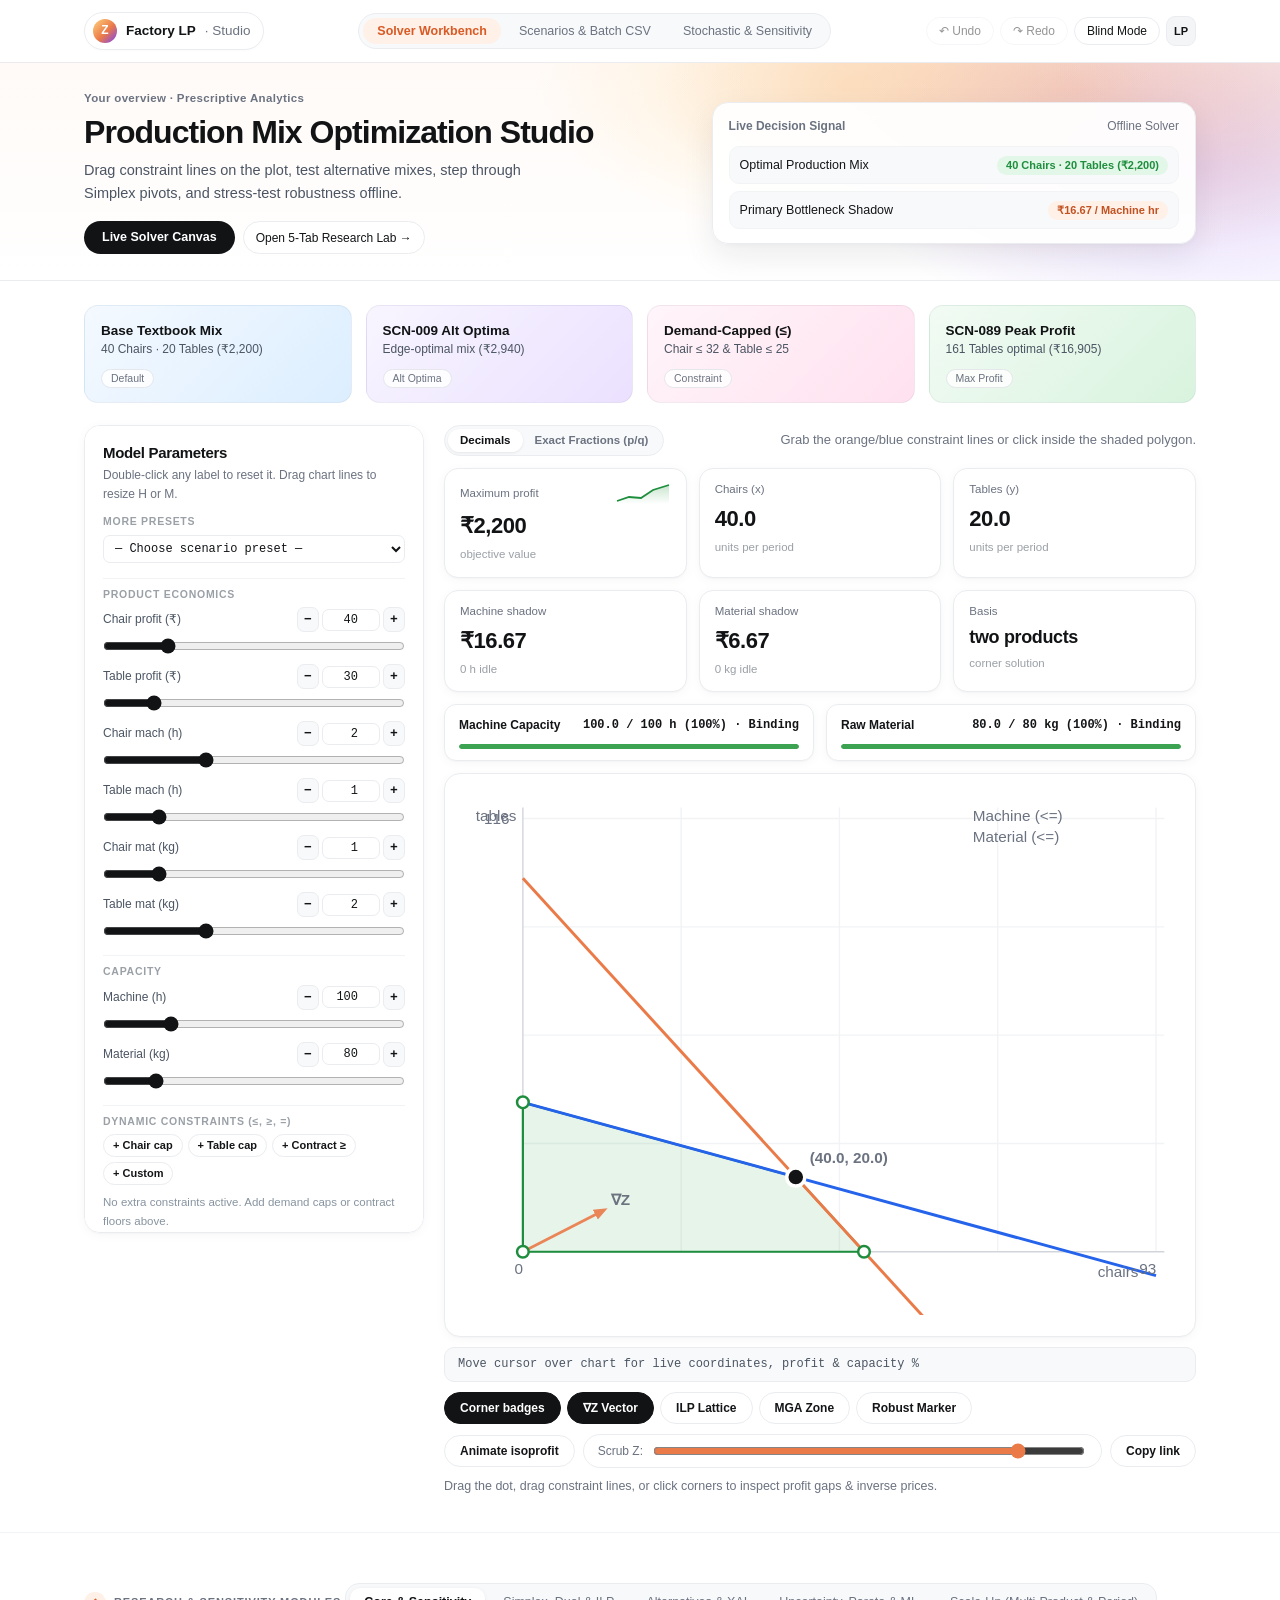
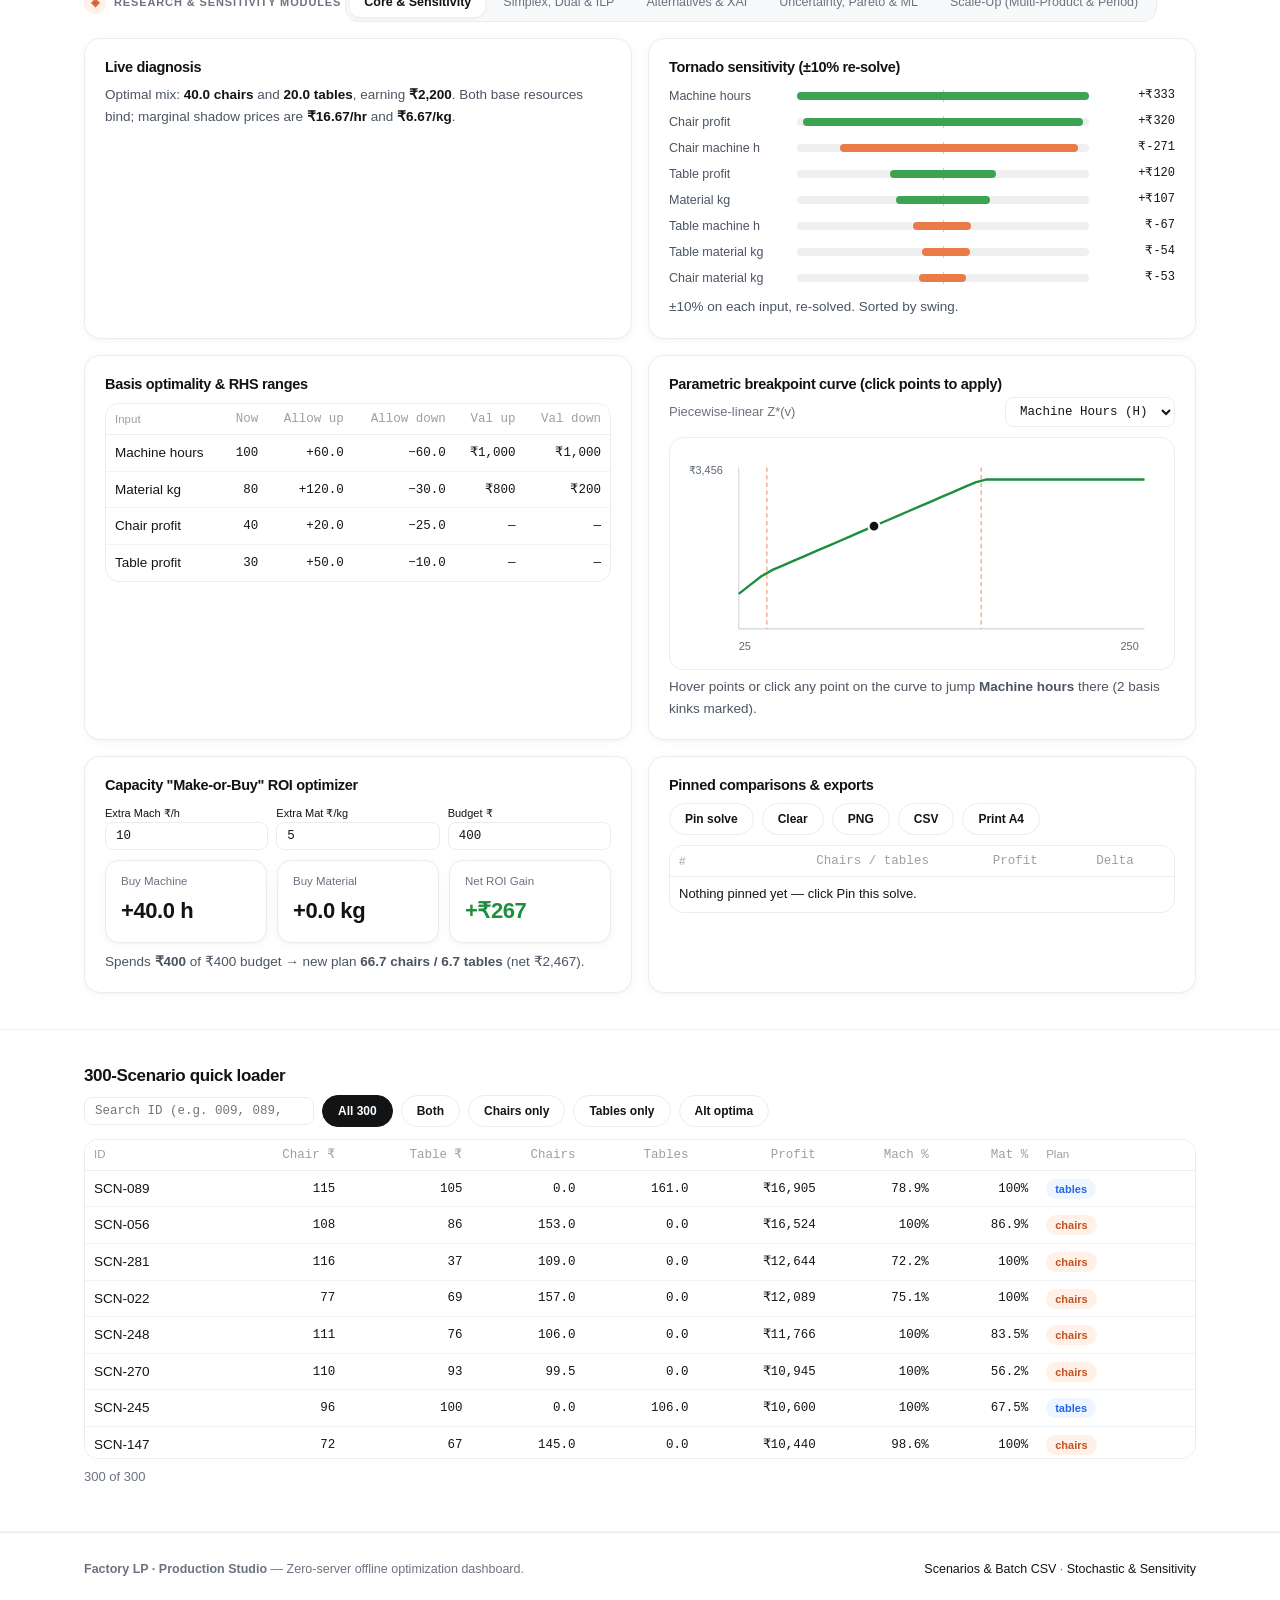
<file: index.html>
<!DOCTYPE html>
<html lang="en">
<head>
<meta charset="utf-8">

<meta name="viewport" content="width=device-width, initial-scale=1">
<title>Factory LP · Production Studio — Interactive Prescriptive Dashboard</title>
<meta name="description" content="Interactive LP workbench with draggable constraint lines, exact fractions, Simplex pivot trainer, Primal-Dual plots, ILP Branch-and-Bound, MGA, Counterfactuals, Robust LP, Pareto Frontier, and Multi-Product/Period scale-up.">
<link rel="icon" href="data:image/svg+xml,%3Csvg xmlns='http://www.w3.org/2000/svg' viewBox='0 0 32 32'%3E%3Crect width='32' height='32' rx='8' fill='%23ea7a48'/%3E%3Ctext x='16' y='22' font-family='sans-serif' font-size='17' font-weight='bold' fill='%23fff' text-anchor='middle'%3EZ%3C/text%3E%3C/svg%3E">
<link rel="stylesheet" href="assets/site.css">
</head>
<body>
<a class="skip" href="#main">Skip to content</a>
<div class="topbar"><div class="wrap">
  <a class='brand' href='index.html'><span class="brand-dot">Z</span> Factory LP <i>· Studio</i></a>
  <nav class="pnav" aria-label="Workspace">
    <a aria-current='page' href='index.html'>Solver Workbench</a>
    <a href='data.html'>Scenarios &amp; Batch CSV</a>
    <a href='results.html'>Stochastic &amp; Sensitivity</a>
  </nav>
  <div class="top-actions">
    <button type="button" class="icon-pill" id="btnUndo" title="Undo (Ctrl+Z)">↶ Undo</button>
    <button type="button" class="icon-pill" id="btnRedo" title="Redo (Ctrl+Y)">↷ Redo</button>
    <button type="button" class="icon-pill" id="btnChallenge" aria-pressed="false">Blind Mode</button>
    <span class="avatar-badge" title="ABL Prescriptive Studio">LP</span>
  </div>
</div></div>

<main id="main">

<section class="app-head"><div class="wrap">
  <div class="hero-grid">
    <div>
      <div class="crumbs">Your overview · Prescriptive Analytics</div>
      <h1>Production Mix Optimization Studio</h1>
      <p class="sub">Drag constraint lines on the plot, test alternative mixes, step through Simplex pivots, and stress-test robustness offline.</p>
      <div class="hero-cta-row">
        <a class="btn-dark" href="#solverCard">Live Solver Canvas</a>
        <a class="icon-pill" href="#lab" style="text-decoration:none">Open 5-Tab Research Lab →</a>
      </div>
    </div>
    <div class="hero-float">
      <div class="hero-float-head">
        <span><b>Live Decision Signal</b></span>
        <span>Offline Solver</span>
      </div>
      <div class="hero-float-row">
        <span>Optimal Production Mix</span>
        <span id="heroMixPill" class="status-pill ok">40 Chairs · 20 Tables</span>
      </div>
      <div class="hero-float-row">
        <span>Primary Bottleneck Shadow</span>
        <span id="heroDualPill" class="status-pill warn">₹16.67 / Machine hr</span>
      </div>
    </div>
  </div>
</div></section>

<section id="solverCard" style="padding-top:24px"><div class="wrap">
  <div class="pastel-grid" aria-label="Quick presets">
    <button type="button" class="pastel-card p-blue" data-preset="base">
      <div><div class="pastel-title">Base Textbook Mix</div><div class="pastel-sub">40 Chairs · 20 Tables (₹2,200)</div></div>
      <span class="bundle-tag">Default</span>
    </button>
    <button type="button" class="pastel-card p-violet" data-preset="scn9">
      <div><div class="pastel-title">SCN-009 Alt Optima</div><div class="pastel-sub">Edge-optimal mix (₹2,940)</div></div>
      <span class="bundle-tag">Alt Optima</span>
    </button>
    <button type="button" class="pastel-card p-pink" data-preset="demand">
      <div><div class="pastel-title">Demand-Capped (≤)</div><div class="pastel-sub">Chair ≤ 32 &amp; Table ≤ 25</div></div>
      <span class="bundle-tag">Constraint</span>
    </button>
    <button type="button" class="pastel-card p-mint" data-preset="scn89">
      <div><div class="pastel-title">SCN-089 Peak Profit</div><div class="pastel-sub">161 Tables optimal (₹16,905)</div></div>
      <span class="bundle-tag">Max Profit</span>
    </button>
  </div>

<div class="solver">
  <div class="panel">
    <h4>Model Parameters</h4>
    <p class="hint">Double-click any label to reset it. Drag chart lines to resize H or M.</p>

    <div class="pgroup">More presets</div>
    <select id="presetSel" class="in-dark" aria-label="Load preset scenario">
      <option value="">— Choose scenario preset —</option>
      <option value="base">Base Case (40c / 20t · ₹2,200)</option>
      <option value="scn9">SCN-009 (Alternative optima)</option>
      <option value="scn194">SCN-194 (Alternative optima)</option>
      <option value="scn213">SCN-213 (Alternative optima)</option>
      <option value="scn89">SCN-089 (Peak ₹16,905)</option>
      <option value="demand">Base + Demand caps (≤)</option>
      <option value="contract">Base + Min Table Contract (≥)</option>
    </select>

    <div class="pgroup">Product economics</div>
    <div class="ctrl"><label for="p_pc">Chair profit (₹)</label>
      <div class="ctrl-stepper"><button type="button" class="step-btn" data-stepk="pc" data-stepd="-5">−</button><input id="n_pc" class="ctrl-num" type="number" step="1" min="0" value="40" aria-label="Chair profit"><button type="button" class="step-btn" data-stepk="pc" data-stepd="5">+</button></div>
      <input id="p_pc" type="range" min="0" max="200" step="5" value="40" aria-label="Chair profit slider">
    </div>
    <div class="ctrl"><label for="p_pt">Table profit (₹)</label>
      <div class="ctrl-stepper"><button type="button" class="step-btn" data-stepk="pt" data-stepd="-5">−</button><input id="n_pt" class="ctrl-num" type="number" step="1" min="0" value="30" aria-label="Table profit"><button type="button" class="step-btn" data-stepk="pt" data-stepd="5">+</button></div>
      <input id="p_pt" type="range" min="0" max="200" step="5" value="30" aria-label="Table profit slider">
    </div>
    <div class="ctrl"><label for="p_mc">Chair mach (h)</label>
      <div class="ctrl-stepper"><button type="button" class="step-btn" data-stepk="mc" data-stepd="-0.5">−</button><input id="n_mc" class="ctrl-num" type="number" step="0.25" min="0" value="2" aria-label="Chair machine hours"><button type="button" class="step-btn" data-stepk="mc" data-stepd="0.5">+</button></div>
      <input id="p_mc" type="range" min="0" max="6" step="0.5" value="2" aria-label="Chair machine hours slider">
    </div>
    <div class="ctrl"><label for="p_mt">Table mach (h)</label>
      <div class="ctrl-stepper"><button type="button" class="step-btn" data-stepk="mt" data-stepd="-0.5">−</button><input id="n_mt" class="ctrl-num" type="number" step="0.25" min="0" value="1" aria-label="Table machine hours"><button type="button" class="step-btn" data-stepk="mt" data-stepd="0.5">+</button></div>
      <input id="p_mt" type="range" min="0" max="6" step="0.5" value="1" aria-label="Table machine hours slider">
    </div>
    <div class="ctrl"><label for="p_kc">Chair mat (kg)</label>
      <div class="ctrl-stepper"><button type="button" class="step-btn" data-stepk="kc" data-stepd="-0.5">−</button><input id="n_kc" class="ctrl-num" type="number" step="0.25" min="0" value="1" aria-label="Chair material kg"><button type="button" class="step-btn" data-stepk="kc" data-stepd="0.5">+</button></div>
      <input id="p_kc" type="range" min="0" max="6" step="0.5" value="1" aria-label="Chair material kg slider">
    </div>
    <div class="ctrl"><label for="p_kt">Table mat (kg)</label>
      <div class="ctrl-stepper"><button type="button" class="step-btn" data-stepk="kt" data-stepd="-0.5">−</button><input id="n_kt" class="ctrl-num" type="number" step="0.25" min="0" value="2" aria-label="Table material kg"><button type="button" class="step-btn" data-stepk="kt" data-stepd="0.5">+</button></div>
      <input id="p_kt" type="range" min="0" max="6" step="0.5" value="2" aria-label="Table material kg slider">
    </div>

    <div class="pgroup">Capacity</div>
    <div class="ctrl"><label for="p_H">Machine (h)</label>
      <div class="ctrl-stepper"><button type="button" class="step-btn" data-stepk="H" data-stepd="-10">−</button><input id="n_H" class="ctrl-num" type="number" step="1" min="0" value="100" aria-label="Machine hours"><button type="button" class="step-btn" data-stepk="H" data-stepd="10">+</button></div>
      <input id="p_H" type="range" min="20" max="400" step="10" value="100" aria-label="Machine hours slider">
    </div>
    <div class="ctrl"><label for="p_M">Material (kg)</label>
      <div class="ctrl-stepper"><button type="button" class="step-btn" data-stepk="M" data-stepd="-10">−</button><input id="n_M" class="ctrl-num" type="number" step="1" min="0" value="80" aria-label="Material kg"><button type="button" class="step-btn" data-stepk="M" data-stepd="10">+</button></div>
      <input id="p_M" type="range" min="20" max="400" step="10" value="80" aria-label="Material kg slider">
    </div>

    <div class="pgroup">Dynamic constraints (≤, ≥, =)</div>
    <div style="display:flex;gap:5px;flex-wrap:wrap">
      <button type="button" class="btn-xs" data-addcons="c_cap">+ Chair cap</button>
      <button type="button" class="btn-xs" data-addcons="t_cap">+ Table cap</button>
      <button type="button" class="btn-xs" data-addcons="min_floor">+ Contract ≥</button>
      <button type="button" class="btn-xs" data-addcons="custom">+ Custom</button>
    </div>
    <div id="consList" class="cons-list"></div>

    <div class="pgroup">Saved notebook</div>
    <div style="display:flex;gap:5px">
      <input id="nbName" class="in-dark" type="text" placeholder="Save name…" aria-label="Notebook solve name">
      <button type="button" class="btn-xs" id="btnNbSave">Save</button>
      <button type="button" class="btn-xs" id="btnExportNb">JSON</button>
    </div>
    <div id="nbList" class="notebook-list"></div>

    <div class="row"><button class="btn" id="btnReset">Reset all</button></div>
    <p class="verdict" id="verdict"></p>
  </div>

  <div>
    <div class="toolbar-bar">
      <div class="pill-group" role="group" aria-label="Number formatting">
        <button type="button" data-frac="0" aria-pressed="true">Decimals</button>
        <button type="button" data-frac="1" aria-pressed="false">Exact Fractions (p/q)</button>
      </div>
      <span class="note">Grab the orange/blue constraint lines or click inside the shaded polygon.</span>
    </div>

    <div id="challengeBox" class="challenge-bar" style="display:none">
      <div id="challengeResult">Click or drag inside the feasible polygon to submit your guess!</div>
      <button type="button" class="btn-dark" id="btnRevealOpt">Reveal LP Optimum</button>
    </div>

    <div class="outgrid">
      <div class="out">
        <div style="display:flex;justify-content:space-between;align-items:center">
          <div class="lab">Maximum profit</div>
          <svg width="56" height="22" viewBox="0 0 56 22" aria-hidden="true">
            <defs><linearGradient id="spkG" x1="0" y1="0" x2="0" y2="1"><stop offset="0%" stop-color="#3ca352" stop-opacity=".28"/><stop offset="100%" stop-color="#3ca352" stop-opacity="0"/></linearGradient></defs>
            <path d="M2,19 L14,15 L26,16 L38,8 L54,3 L54,22 L2,22 Z" fill="url(#spkG)"/>
            <polyline fill="none" stroke="#1e8e3e" stroke-width="1.8" points="2,19 14,15 26,16 38,8 54,3"/>
          </svg>
        </div>
        <div class="val" id="zVal">₹2,200</div>
        <div class="sub2">objective value</div>
      </div>
      <div class="out"><div class="lab">Chairs (x)</div><div class="val" id="xVal">40.0</div><div class="sub2">units per period</div></div>
      <div class="out"><div class="lab">Tables (y)</div><div class="val" id="yVal">20.0</div><div class="sub2">units per period</div></div>
      <div class="out"><div class="lab">Machine shadow</div><div class="val" id="dH">₹16.67</div><div class="sub2" id="slackH">0 h idle</div></div>
      <div class="out"><div class="lab">Material shadow</div><div class="val" id="dM">₹6.67</div><div class="sub2" id="slackM">0 kg idle</div></div>
      <div class="out"><div class="lab">Basis</div><div class="val" style="font-size:18px" id="basisOut">two products</div><div class="sub2">corner solution</div></div>
    </div>

    <div class="meters">
      <div class="meter">
        <div class="meter-top"><span>Machine Capacity</span><span id="mTxtH" class="mono">100.0 / 100 h</span></div>
        <div class="meter-track"><div id="mBarH" class="meter-fill bind" style="width:100%"></div></div>
      </div>
      <div class="meter">
        <div class="meter-top"><span>Raw Material</span><span id="mTxtM" class="mono">80.0 / 80 kg</span></div>
        <div class="meter-track"><div id="mBarM" class="meter-fill bind" style="width:100%"></div></div>
      </div>
    </div>

    <div class="chart"><svg id="lpChart" viewBox="0 0 520 380" role="img" aria-label="Interactive LP feasible region"></svg></div>
    <div id="chartHud" class="hud-bar"><span>Move cursor over chart for live coordinates, profit &amp; capacity %</span></div>

    <div class="overlay-bar" aria-label="Chart visual overlays">
      <button type="button" class="btn lite" data-ov="corners" aria-pressed="true">Corner badges</button>
      <button type="button" class="btn lite" data-ov="grad" aria-pressed="true">∇Z Vector</button>
      <button type="button" class="btn lite" data-ov="ilp" aria-pressed="false">ILP Lattice</button>
      <button type="button" class="btn lite" data-ov="mga" aria-pressed="false">MGA Zone</button>
      <button type="button" class="btn lite" data-ov="robust" aria-pressed="false">Robust Marker</button>
    </div>

    <div class="chartctl">
      <button class="btn lite" id="btnSweep">Animate isoprofit</button>
      <div class="iso-scrub">
        <span>Scrub Z:</span>
        <input id="isoScrub" type="range" min="10" max="115" step="1" value="100" aria-label="Scrub isoprofit line">
      </div>
      <button class="btn lite" id="btnLink">Copy link</button>
    </div>
    <p class="drag-note" id="dragNote">Drag the dot, drag constraint lines, or click corners to inspect profit gaps &amp; inverse prices.</p>
  </div>
</div>
</div></section>

<section id="lab"><div class="wrap">
  <div class="kicker"><span class="n">◈</span> Research &amp; Sensitivity Modules</div>
  <div class="lab-tabs" role="tablist" aria-label="Analysis modules">
    <button type="button" class="lab-tab" role="tab" data-tab="tab-core" aria-selected="true">Core &amp; Sensitivity</button>
    <button type="button" class="lab-tab" role="tab" data-tab="tab-simplex" aria-selected="false">Simplex, Dual &amp; ILP</button>
    <button type="button" class="lab-tab" role="tab" data-tab="tab-xai" aria-selected="false">Alternatives &amp; XAI</button>
    <button type="button" class="lab-tab" role="tab" data-tab="tab-unc" aria-selected="false">Uncertainty, Pareto &amp; ML</button>
    <button type="button" class="lab-tab" role="tab" data-tab="tab-scale" aria-selected="false">Scale-Up (Multi-Product &amp; Period)</button>
  </div>

  <!-- TAB 1: CORE & SENSITIVITY -->
  <div id="tab-core" class="tab-panel active">
    <div class="grid g2">
      <div class="card">
        <h4>Live diagnosis</h4>
        <div id="explainBody" class="explain"></div>
      </div>

      <div class="card">
        <h4>Tornado sensitivity (±10% re-solve)</h4>
        <div id="tornado" class="tornado"></div>
        <p class="note" id="torNote" style="margin-top:8px"></p>
      </div>

      <div class="card">
        <h4>Basis optimality &amp; RHS ranges</h4>
        <div class="scroll" style="margin-top:10px"><table class="tbl compact">
          <thead><tr><th>Input</th><th class="num">Now</th><th class="num">Allow up</th><th class="num">Allow down</th><th class="num">Val up</th><th class="num">Val down</th></tr></thead>
          <tbody id="rangeBody"></tbody></table></div>
      </div>

      <div class="card">
        <h4>Parametric breakpoint curve (click points to apply)</h4>
        <div style="display:flex;justify-content:space-between;align-items:center;gap:8px;margin-top:4px">
          <span class="note">Piecewise-linear Z*(v)</span>
          <select id="paramKey" class="in-lite" aria-label="Parametric sweep parameter">
            <option value="H">Machine Hours (H)</option>
            <option value="M">Material Kg (M)</option>
            <option value="pc">Chair Profit (c₁)</option>
            <option value="pt">Table Profit (c₂)</option>
          </select>
        </div>
        <div class="svg-box"><svg id="paramChart" viewBox="0 0 440 190"></svg></div>
        <p class="note" id="paramNote" style="margin-top:6px"></p>
      </div>

      <div class="card">
        <h4>Capacity "Make-or-Buy" ROI optimizer</h4>
        <div class="grid g3" style="gap:8px;margin-top:10px">
          <label style="font-size:11px">Extra Mach ₹/h <input id="roiCostH" class="in-lite" type="number" value="10" min="0" step="1" style="width:100%"></label>
          <label style="font-size:11px">Extra Mat ₹/kg <input id="roiCostM" class="in-lite" type="number" value="5" min="0" step="1" style="width:100%"></label>
          <label style="font-size:11px">Budget ₹ <input id="roiBudget" class="in-lite" type="number" value="400" min="0" step="50" style="width:100%"></label>
        </div>
        <div id="roiOut"></div>
      </div>

      <div class="card">
        <h4>Pinned comparisons &amp; exports</h4>
        <div class="btnrow" style="margin-top:8px">
          <button class="btn lite" id="btnPin">Pin solve</button>
          <button class="btn lite" id="btnClearPins">Clear</button>
          <button class="btn lite" id="btnPng">PNG</button>
          <button class="btn lite" id="btnCsv">CSV</button>
          <button class="btn lite" id="btnPrint">Print A4</button>
        </div>
        <div class="scroll" style="margin-top:10px"><table class="tbl compact">
          <thead><tr><th>#</th><th class="num">Chairs / tables</th><th class="num">Profit</th><th class="num">Delta</th><th></th></tr></thead>
          <tbody id="pinBody"></tbody></table></div>
      </div>
    </div>
  </div>

  <!-- TAB 2: SIMPLEX, DUAL & ILP -->
  <div id="tab-simplex" class="tab-panel">
    <div class="card">
      <div style="display:flex;justify-content:space-between;align-items:center;flex-wrap:wrap;gap:8px">
        <div>
          <h4>Two-Phase Simplex tableau &amp; interactive pivot trainer</h4>
          <p class="note" id="simMeta" style="margin:2px 0 0"></p>
        </div>
        <div class="btnrow" style="margin-top:0">
          <button type="button" class="btn lite" id="btnSimPrev">← Prev</button>
          <button type="button" class="btn lite" id="btnSimNext">Next →</button>
          <button type="button" class="btn lite" id="btnSimMode" aria-pressed="false">Student Pivot Mode</button>
        </div>
      </div>
      <div id="simTableau" class="scroll" style="margin-top:12px"></div>
      <p id="simFeedback" class="note" style="margin-top:8px"></p>
    </div>

    <div class="grid g2" style="margin-top:16px">
      <div class="card">
        <h4>Primal ↔ Dual &amp; complementary slackness</h4>
        <div id="dualAlg" class="math" style="margin-top:10px;font-size:12px;padding:12px"></div>
        <div class="svg-box"><svg id="dualChart" viewBox="0 0 400 220"></svg></div>
        <div class="scroll" style="margin-top:10px"><table class="tbl compact">
          <thead><tr><th>Constraint</th><th class="num">Slack sᵢ</th><th class="num">Dual uᵢ</th><th class="num">sᵢ · uᵢ</th></tr></thead>
          <tbody id="dualComp"></tbody>
        </table></div>
      </div>

      <div class="card">
        <h4>2D Integer Programming (ILP) &amp; clickable Branch-and-Bound tree</h4>
        <div id="ilpSummary" style="margin-top:10px"></div>
        <div class="svg-box"><svg id="bnbChart" viewBox="0 0 520 190"></svg></div>
        <p id="bnbNote" class="note" style="margin-top:6px"></p>
      </div>
    </div>
  </div>

  <!-- TAB 3: ALTERNATIVES & XAI -->
  <div id="tab-xai" class="tab-panel">
    <div class="grid g2">
      <div class="card">
        <span class="tagn">Brill et al. (1982) · DeCarolis (2011)</span>
        <h4>Modeling to Generate Alternatives (MGA — click row to pin)</h4>
        <div style="display:flex;align-items:center;gap:10px;margin:10px 0">
          <label for="mgaTol" style="font-size:12px;font-weight:600">Profit tolerance:</label>
          <input id="mgaTol" type="range" min="1" max="20" step="1" value="5" style="flex:1">
          <output id="o_mgaTol" class="mono">5%</output>
        </div>
        <div class="scroll"><table class="tbl compact">
          <thead><tr><th>Plan</th><th class="num">Mix</th><th class="num">Profit</th><th class="num">% Opt</th><th class="num">Mach</th><th class="num">Mat</th></tr></thead>
          <tbody id="mgaBody"></tbody>
        </table></div>
      </div>

      <div class="card">
        <span class="tagn">Kurtz, Birbil &amp; den Hertog (2024)</span>
        <h4>Counterfactual optimization explainer</h4>
        <div style="display:flex;gap:8px;flex-wrap:wrap;margin-top:10px">
          <select id="cfTarget" class="in-lite" aria-label="Counterfactual target regime">
            <option value="chairs">Flip to Chairs-only</option>
            <option value="tables">Flip to Tables-only</option>
            <option value="mixed">Flip to Mixed (Both)</option>
            <option value="target_z">Reach target profit (₹)</option>
          </select>
          <div id="cfGoalWrap" style="display:none">
            <input id="cfTargetZ" class="in-lite" type="number" value="2600" step="100" aria-label="Target profit">
          </div>
        </div>
        <div id="cfOut" style="margin-top:10px"></div>
      </div>
    </div>

    <div class="card" style="margin-top:16px">
      <span class="tagn">Ahuja &amp; Orlin (2001) — Inverse Optimization</span>
      <h4>Implied unit profits for any chosen plan (drag dot or edit coordinates)</h4>
      <div style="display:flex;gap:12px;align-items:center;flex-wrap:wrap;margin-top:10px">
        <label style="font-size:12px">Chosen Chairs x₀: <input id="invX" class="in-lite" type="number" value="50" step="1" min="0" style="width:88px"></label>
        <label style="font-size:12px">Chosen Tables y₀: <input id="invY" class="in-lite" type="number" value="0" step="1" min="0" style="width:88px"></label>
      </div>
      <div id="invOut" style="margin-top:8px"></div>
    </div>
  </div>

  <!-- TAB 4: UNCERTAINTY, PARETO & ML -->
  <div id="tab-unc" class="tab-panel">
    <div class="grid g2">
      <div class="card">
        <span class="tagn">Bertsimas &amp; Sim (2004)</span>
        <h4>Budgeted robust optimization (click curve to jump Γ)</h4>
        <div style="display:grid;grid-template-columns:1fr 1fr;gap:10px;margin-top:8px">
          <label style="font-size:11.5px">Uncertainty: <output id="o_robUnc" class="mono">±15%</output>
            <input id="robUnc" type="range" min="0" max="30" step="5" value="15" style="width:100%">
          </label>
          <label style="font-size:11.5px">Budget Γ: <output id="o_robGamma" class="mono">1.00</output>
            <input id="robGamma" type="range" min="0" max="2" step="0.25" value="1.0" style="width:100%">
          </label>
        </div>
        <div id="robOut"></div>
        <div class="svg-box"><svg id="robChart" viewBox="0 0 440 175"></svg></div>
      </div>

      <div class="card">
        <span class="tagn">Multi-Objective LP (ε-Constraint)</span>
        <h4>Pareto efficient frontier (click point to enforce cap)</h4>
        <div style="display:flex;gap:10px;flex-wrap:wrap;margin-top:8px">
          <label style="font-size:11.5px">Chair impact: <input id="parE1" class="in-lite" type="number" value="3" min="0.5" step="0.5" style="width:70px"></label>
          <label style="font-size:11.5px">Table impact: <input id="parE2" class="in-lite" type="number" value="2" min="0.5" step="0.5" style="width:70px"></label>
        </div>
        <div class="svg-box"><svg id="parChart" viewBox="0 0 440 185"></svg></div>
        <p id="parNote" class="note" style="margin-top:6px"></p>
      </div>
    </div>

    <div class="grid g2" style="margin-top:16px">
      <div class="card">
        <h4>Gradient-boosted surrogate vs. exact LP</h4>
        <div class="grid g3" style="margin-top:10px;gap:10px">
          <div class="out"><div class="lab">Predicted</div><div class="val" id="surPred">—</div></div>
          <div class="out"><div class="lab">Exact LP</div><div class="val" id="surExact">—</div></div>
          <div class="out"><div class="lab">Error</div><div class="val" id="surErr">—</div></div>
        </div>
        <div id="surImp" class="imp"></div>
        <p class="note" id="surWhy" style="margin-top:6px"></p>
        <p class="note" id="surMeta" style="margin-top:8px"></p>
        <button class="btn lite" id="btnValidate" style="margin-top:8px">Validate on 25 random cases</button>
        <p class="note" id="surVal" style="margin-top:8px"></p>
      </div>

      <div class="card">
        <span class="tagn">Elmachtoub &amp; Grigas (2021) — SPO+</span>
        <h4>Decision regret vs. forecast error</h4>
        <div style="display:flex;align-items:center;gap:10px;margin-top:8px">
          <label for="spoNoise" style="font-size:12px">Forecast profit noise:</label>
          <input id="spoNoise" type="range" min="10" max="70" step="5" value="45" style="flex:1">
          <output id="o_spoNoise" class="mono">45%</output>
        </div>
        <p id="spoSummary" class="note" style="margin-top:8px"></p>
        <div class="svg-box"><svg id="spoChart" viewBox="0 0 440 180"></svg></div>
      </div>
    </div>
  </div>

  <!-- TAB 5: SCALE-UP -->
  <div id="tab-scale" class="tab-panel">
    <div class="grid g2">
      <div class="card">
        <span class="tagn">n-Variable Two-Phase Simplex</span>
        <h4>4-Product Factory Mix</h4>
        <div class="scroll" style="margin-top:10px">
          <table class="tbl compact">
            <thead><tr><th>Product</th><th class="num">Profit ₹</th><th class="num">Mach h</th><th class="num">Mat kg</th><th class="num">Labor h</th></tr></thead>
            <tbody>
              <tr><td>Chairs</td><td><input id="mp_p0" class="in-lite scale-in" type="number" value="40" style="width:62px"></td><td><input id="mp_m0" class="in-lite scale-in" type="number" value="2" step="0.5" style="width:55px"></td><td><input id="mp_k0" class="in-lite scale-in" type="number" value="1" step="0.5" style="width:55px"></td><td><input id="mp_l0" class="in-lite scale-in" type="number" value="1.5" step="0.5" style="width:55px"></td></tr>
              <tr><td>Tables</td><td><input id="mp_p1" class="in-lite scale-in" type="number" value="30" style="width:62px"></td><td><input id="mp_m1" class="in-lite scale-in" type="number" value="1" step="0.5" style="width:55px"></td><td><input id="mp_k1" class="in-lite scale-in" type="number" value="2" step="0.5" style="width:55px"></td><td><input id="mp_l1" class="in-lite scale-in" type="number" value="1" step="0.5" style="width:55px"></td></tr>
              <tr><td>Desks</td><td><input id="mp_p2" class="in-lite scale-in" type="number" value="65" style="width:62px"></td><td><input id="mp_m2" class="in-lite scale-in" type="number" value="2.5" step="0.5" style="width:55px"></td><td><input id="mp_k2" class="in-lite scale-in" type="number" value="2" step="0.5" style="width:55px"></td><td><input id="mp_l2" class="in-lite scale-in" type="number" value="2" step="0.5" style="width:55px"></td></tr>
              <tr><td>Cabinets</td><td><input id="mp_p3" class="in-lite scale-in" type="number" value="85" style="width:62px"></td><td><input id="mp_m3" class="in-lite scale-in" type="number" value="3" step="0.5" style="width:55px"></td><td><input id="mp_k3" class="in-lite scale-in" type="number" value="3.5" step="0.5" style="width:55px"></td><td><input id="mp_l3" class="in-lite scale-in" type="number" value="2.5" step="0.5" style="width:55px"></td></tr>
            </tbody>
          </table>
        </div>
        <div class="grid g3" style="gap:8px;margin-top:10px">
          <label style="font-size:11px">Machine h <input id="mp_H" class="in-lite scale-in" type="number" value="140" style="width:100%"></label>
          <label style="font-size:11px">Material kg <input id="mp_M" class="in-lite scale-in" type="number" value="120" style="width:100%"></label>
          <label style="font-size:11px">Labor h <input id="mp_L" class="in-lite scale-in" type="number" value="110" style="width:100%"></label>
        </div>
        <div id="mp4Out"></div>
      </div>

      <div class="card">
        <span class="tagn">10-Variable Rolling Horizon LP</span>
        <h4>3-Month Multi-Period Inventory Plan</h4>
        <div style="margin-top:8px">
          <label style="font-size:12px">Holding cost (₹/unit/mo): <input id="per_hold" class="in-lite scale-in" type="number" value="4" min="0" step="1" style="width:72px"></label>
        </div>
        <div class="scroll" style="margin-top:10px">
          <table class="tbl compact">
            <thead><tr><th>Month</th><th class="num">Chair Cap</th><th class="num">Table Cap</th><th class="num">Mach h</th><th class="num">Mat kg</th></tr></thead>
            <tbody>
              <tr><td>Month 1</td><td><input id="per_dx1" class="in-lite scale-in" type="number" value="25" style="width:58px"></td><td><input id="per_dy1" class="in-lite scale-in" type="number" value="15" style="width:58px"></td><td><input id="per_h1" class="in-lite scale-in" type="number" value="110" style="width:62px"></td><td><input id="per_m1" class="in-lite scale-in" type="number" value="95" style="width:62px"></td></tr>
              <tr><td>Month 2</td><td><input id="per_dx2" class="in-lite scale-in" type="number" value="45" style="width:58px"></td><td><input id="per_dy2" class="in-lite scale-in" type="number" value="25" style="width:58px"></td><td><input id="per_h2" class="in-lite scale-in" type="number" value="100" style="width:62px"></td><td><input id="per_m2" class="in-lite scale-in" type="number" value="80" style="width:62px"></td></tr>
              <tr><td>Month 3</td><td><input id="per_dx3" class="in-lite scale-in" type="number" value="50" style="width:58px"></td><td><input id="per_dy3" class="in-lite scale-in" type="number" value="30" style="width:58px"></td><td><input id="per_h3" class="in-lite scale-in" type="number" value="90" style="width:62px"></td><td><input id="per_m3" class="in-lite scale-in" type="number" value="75" style="width:62px"></td></tr>
            </tbody>
          </table>
        </div>
        <div id="perOut"></div>
      </div>
    </div>
  </div>
</div></section>

<section id="explorerSection"><div class="wrap">
  <h3 id="explorer" style="margin-top:0">300-Scenario quick loader</h3>
  <div class="btnrow" style="margin-top:8px;align-items:center">
    <input id="scenSearch" class="in-lite" type="search" placeholder="Search ID (e.g. 009, 089, 213) or profit…" aria-label="Search scenarios" style="min-width:230px">
    <button class="btn lite" data-filter="all" aria-pressed="true">All 300</button>
    <button class="btn lite" data-filter="mixed" aria-pressed="false">Both</button>
    <button class="btn lite" data-filter="chair" aria-pressed="false">Chairs only</button>
    <button class="btn lite" data-filter="table" aria-pressed="false">Tables only</button>
    <button class="btn lite" data-filter="alt" aria-pressed="false">Alt optima</button>
  </div>
  <div class="scroll" style="max-height:320px;overflow-y:auto;margin-top:12px">
  <table class="tbl compact">
  <thead><tr><th>ID</th><th class="num">Chair ₹</th><th class="num">Table ₹</th><th class="num">Chairs</th>
  <th class="num">Tables</th><th class="num">Profit</th><th class="num">Mach %</th><th class="num">Mat %</th><th>Plan</th></tr></thead>
  <tbody id="scenBody"></tbody>
  </table></div>
  <p class="note" id="scenCount" style="margin-top:8px">300 of 300</p>
</div></section>

<div id="onepager"></div>
</main>
<footer class="foot"><div class="wrap">
  <div><b>Factory LP · Production Studio</b> — Zero-server offline optimization dashboard.</div>
  <div><a href='data.html'>Scenarios &amp; Batch CSV</a> · <a href='results.html'>Stochastic &amp; Sensitivity</a></div>
</div></footer>
<script>addEventListener("beforeprint",function(){document.querySelectorAll("details").forEach(function(d){d.open=true;});});</script>
<script src="assets/scenarios.js"></script>
<script src="assets/lp_core.js"></script>
<script src="assets/lp.js"></script>
<script src="assets/surrogate.js"></script>
<script src="assets/lab.js"></script>
</body>
</html>
</file>
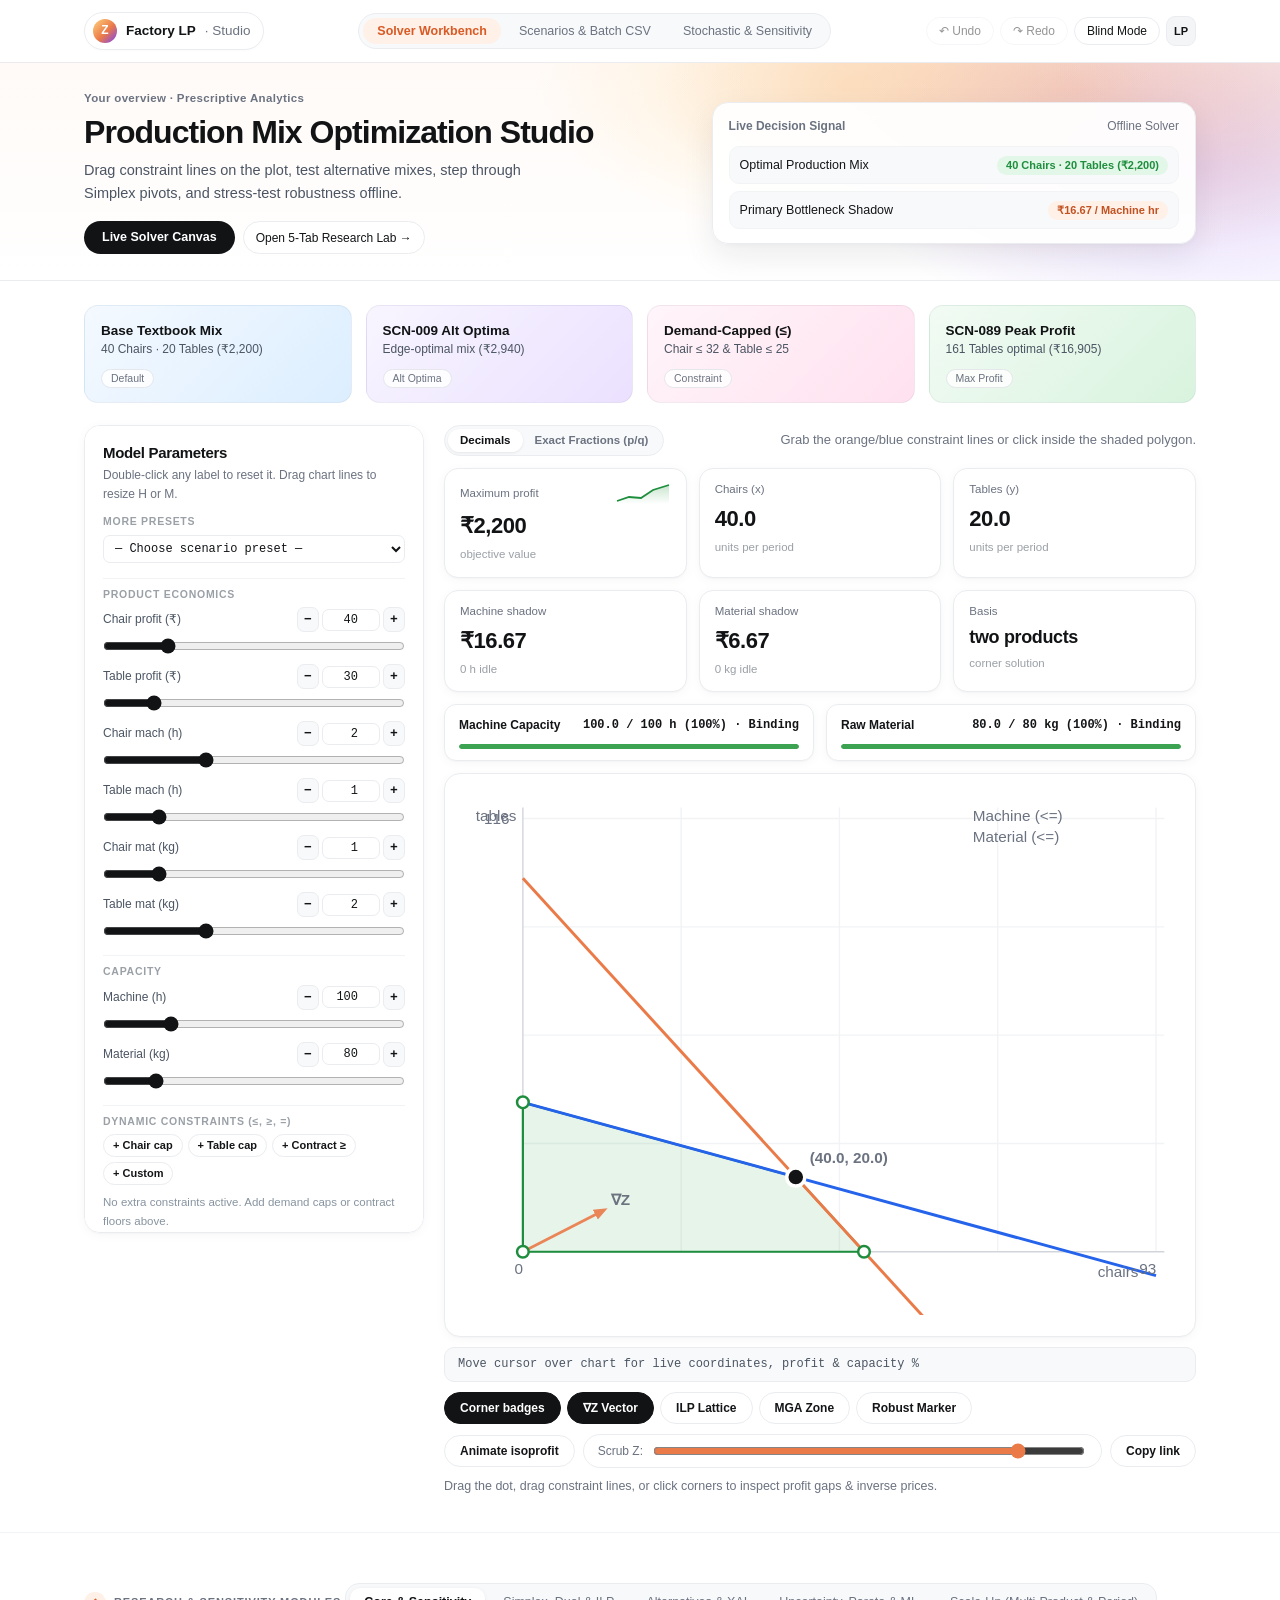
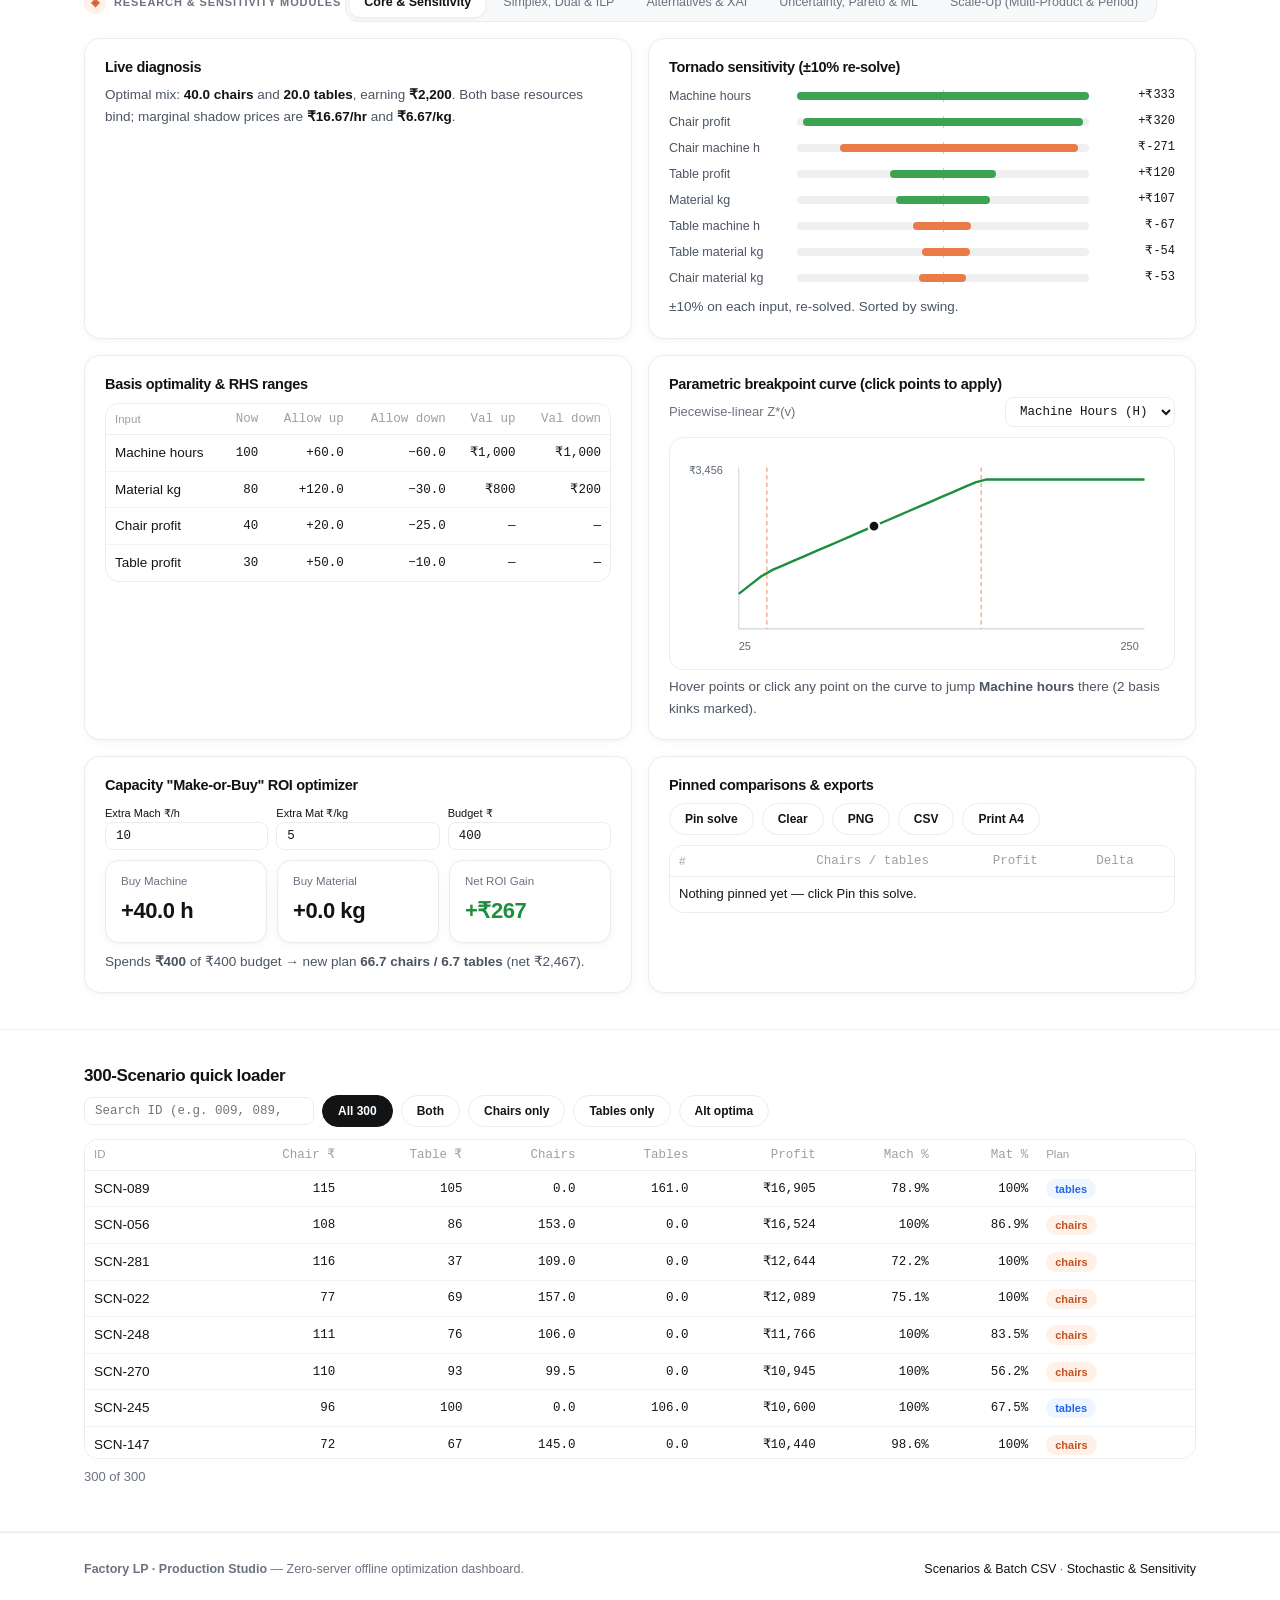
<file: concept.html>
<!DOCTYPE html>
<html lang="en">
<head>
<meta charset="utf-8">
<meta http-equiv="refresh" content="0; url=index.html">
<title>Redirecting to Factory LP Interactive Workbench…</title>
</head>
<body>
<script>location.replace("index.html" + location.search + location.hash);</script>
<p>Opening <a href="index.html">Factory LP Interactive Workbench</a>…</p>
</body>
</html>
</file>
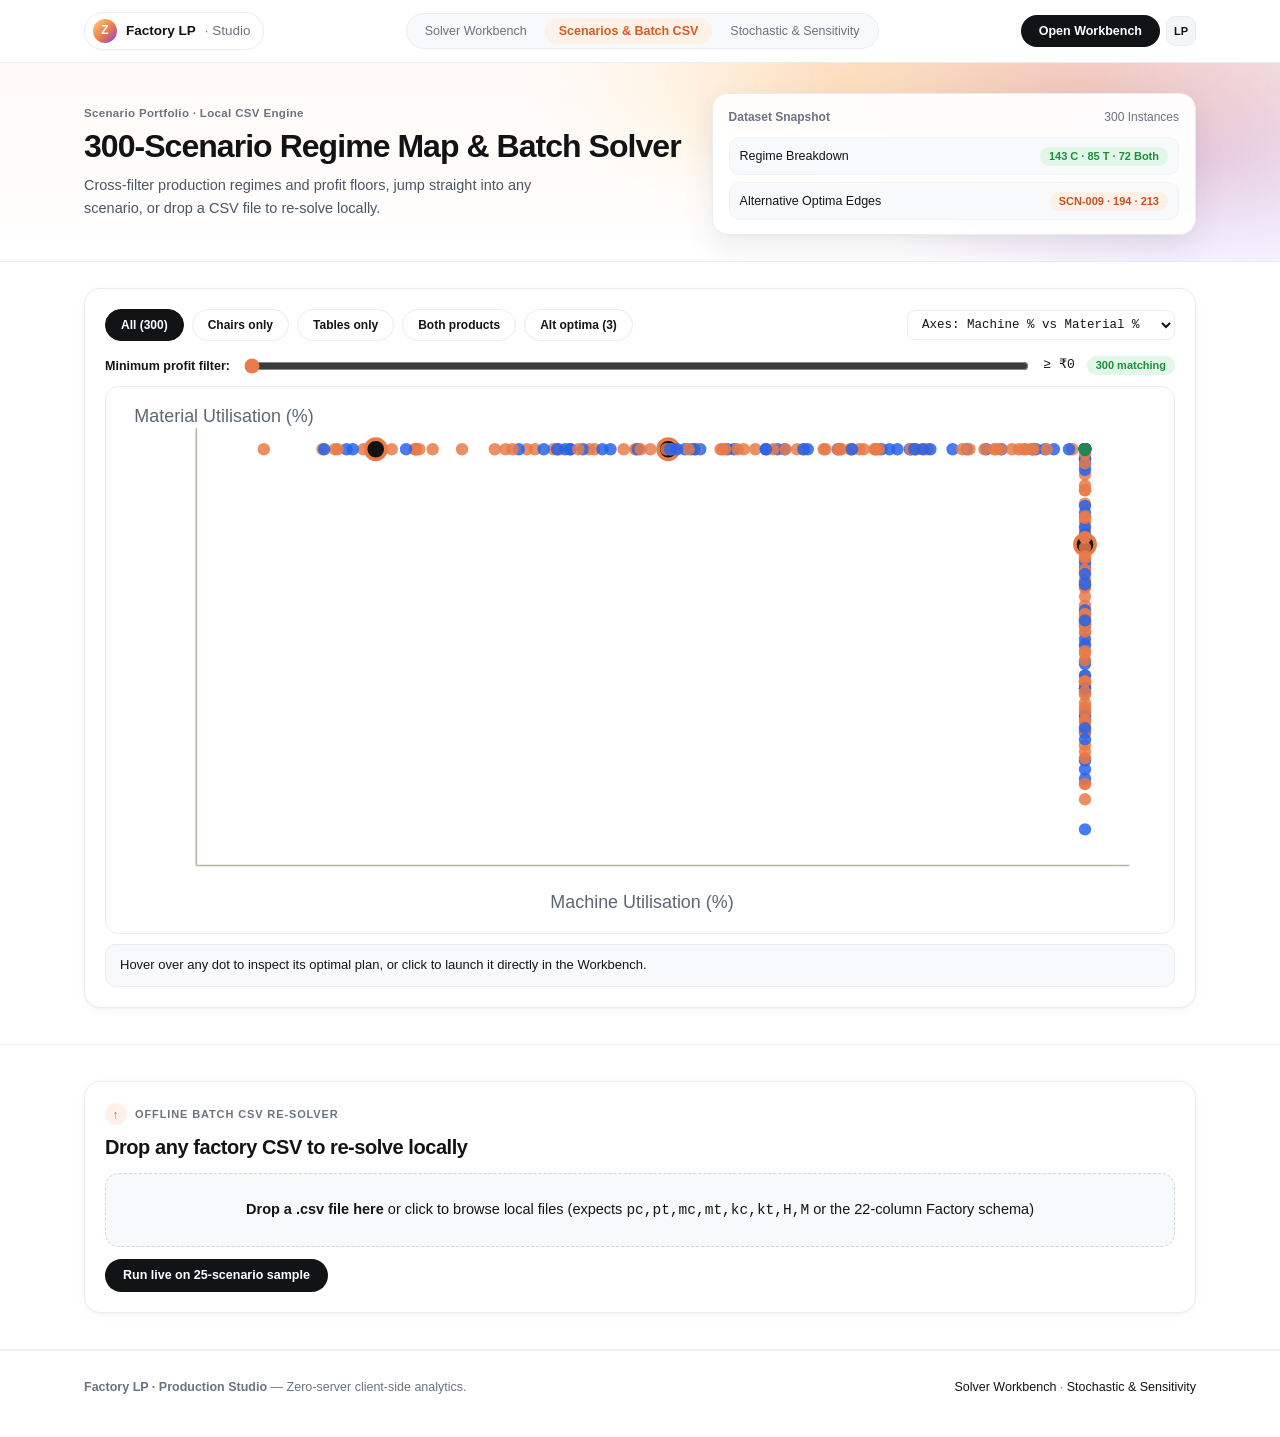
<file: data.html>
<!DOCTYPE html>
<html lang="en">
<head>
<meta charset="utf-8">

<meta name="viewport" content="width=device-width, initial-scale=1">
<title>Scenarios &amp; Batch CSV — Factory LP Studio</title>
<meta name="description" content="Interactive 300-scenario regime explorer and offline batch CSV LP re-solver.">
<link rel="icon" href="data:image/svg+xml,%3Csvg xmlns='http://www.w3.org/2000/svg' viewBox='0 0 32 32'%3E%3Crect width='32' height='32' rx='8' fill='%23ea7a48'/%3E%3Ctext x='16' y='22' font-family='sans-serif' font-size='17' font-weight='bold' fill='%23fff' text-anchor='middle'%3EZ%3C/text%3E%3C/svg%3E">
<link rel="stylesheet" href="assets/site.css">
</head>
<body>
<a class="skip" href="#main">Skip to content</a>
<div class="topbar"><div class="wrap">
  <a class='brand' href='index.html'><span class="brand-dot">Z</span> Factory LP <i>· Studio</i></a>
  <nav class="pnav" aria-label="Workspace">
    <a href='index.html'>Solver Workbench</a>
    <a aria-current='page' href='data.html'>Scenarios &amp; Batch CSV</a>
    <a href='results.html'>Stochastic &amp; Sensitivity</a>
  </nav>
  <div class="top-actions">
    <a class="btn-dark" href="index.html">Open Workbench</a>
    <span class="avatar-badge">LP</span>
  </div>
</div></div>

<main id="main">

<section class="app-head"><div class="wrap">
  <div class="hero-grid">
    <div>
      <div class="crumbs">Scenario Portfolio · Local CSV Engine</div>
      <h1>300-Scenario Regime Map &amp; Batch Solver</h1>
      <p class="sub">Cross-filter production regimes and profit floors, jump straight into any scenario, or drop a CSV file to re-solve locally.</p>
    </div>
    <div class="hero-float">
      <div class="hero-float-head"><span><b>Dataset Snapshot</b></span><span>300 Instances</span></div>
      <div class="hero-float-row"><span>Regime Breakdown</span><span class="status-pill ok">143 C · 85 T · 72 Both</span></div>
      <div class="hero-float-row"><span>Alternative Optima Edges</span><span class="status-pill warn">SCN-009 · 194 · 213</span></div>
    </div>
  </div>
</div></section>

<section style="padding-top:26px"><div class="wrap">
  <div class="card">
    <div style="display:flex;justify-content:space-between;align-items:center;flex-wrap:wrap;gap:10px">
      <div class="btnrow" style="margin-top:0">
        <button type="button" class="btn lite" data-regfilt="all" aria-pressed="true">All (300)</button>
        <button type="button" class="btn lite" data-regfilt="chair" aria-pressed="false">Chairs only</button>
        <button type="button" class="btn lite" data-regfilt="table" aria-pressed="false">Tables only</button>
        <button type="button" class="btn lite" data-regfilt="mixed" aria-pressed="false">Both products</button>
        <button type="button" class="btn lite" data-regfilt="alt" aria-pressed="false">Alt optima (3)</button>
      </div>
      <select id="regimeAxes" class="in-lite" aria-label="Regime map axes">
        <option value="util">Axes: Machine % vs Material %</option>
        <option value="qty">Axes: Optimal Chairs vs Tables</option>
        <option value="eff">Axes: Profit/Hour Efficiency</option>
      </select>
    </div>

    <div style="display:flex;align-items:center;gap:12px;flex-wrap:wrap;margin-top:14px">
      <label for="regMinZ" style="font-size:12.5px;font-weight:600">Minimum profit filter:</label>
      <input id="regMinZ" type="range" min="0" max="15000" step="250" value="0" style="flex:1;min-width:180px;accent-color:#ea7a48">
      <output id="o_regMinZ" class="mono" style="font-size:13px">≥ ₹0</output>
      <span id="regMatchCount" class="status-pill ok">300 matching</span>
    </div>

    <div class="svg-box"><svg id="regimeChart" viewBox="0 0 640 320"></svg></div>
    <div id="regimeTooltip" class="tooltip-box">Hover over any dot to inspect its optimal plan, or click to launch it directly in the Workbench.</div>
  </div>
</div></section>

<section><div class="wrap">
  <div class="card">
    <div class="kicker"><span class="n">↑</span> Offline Batch CSV Re-Solver</div>
    <h2 style="margin-top:10px">Drop any factory CSV to re-solve locally</h2>
    <div id="csvDrop" class="dropzone" style="margin-top:14px">
      <b>Drop a .csv file here</b> or click to browse local files (expects <span class="mono">pc,pt,mc,mt,kc,kt,H,M</span> or the 22-column Factory schema)
      <input id="csvFile" type="file" accept=".csv,text/csv" style="display:none">
    </div>
    <div class="btnrow" style="margin-top:12px">
      <button type="button" class="btn-dark" id="btnSampleBatch">Run live on 25-scenario sample</button>
    </div>
    <div id="batchOut"></div>
  </div>
</div></section>

</main>
<footer class="foot"><div class="wrap">
  <div><b>Factory LP · Production Studio</b> — Zero-server client-side analytics.</div>
  <div><a href='index.html'>Solver Workbench</a> · <a href='results.html'>Stochastic &amp; Sensitivity</a></div>
</div></footer>
<script src="assets/scenarios.js"></script>
<script src="assets/lp_core.js"></script>
<script src="assets/pages.js"></script>
</body>
</html>
</file>
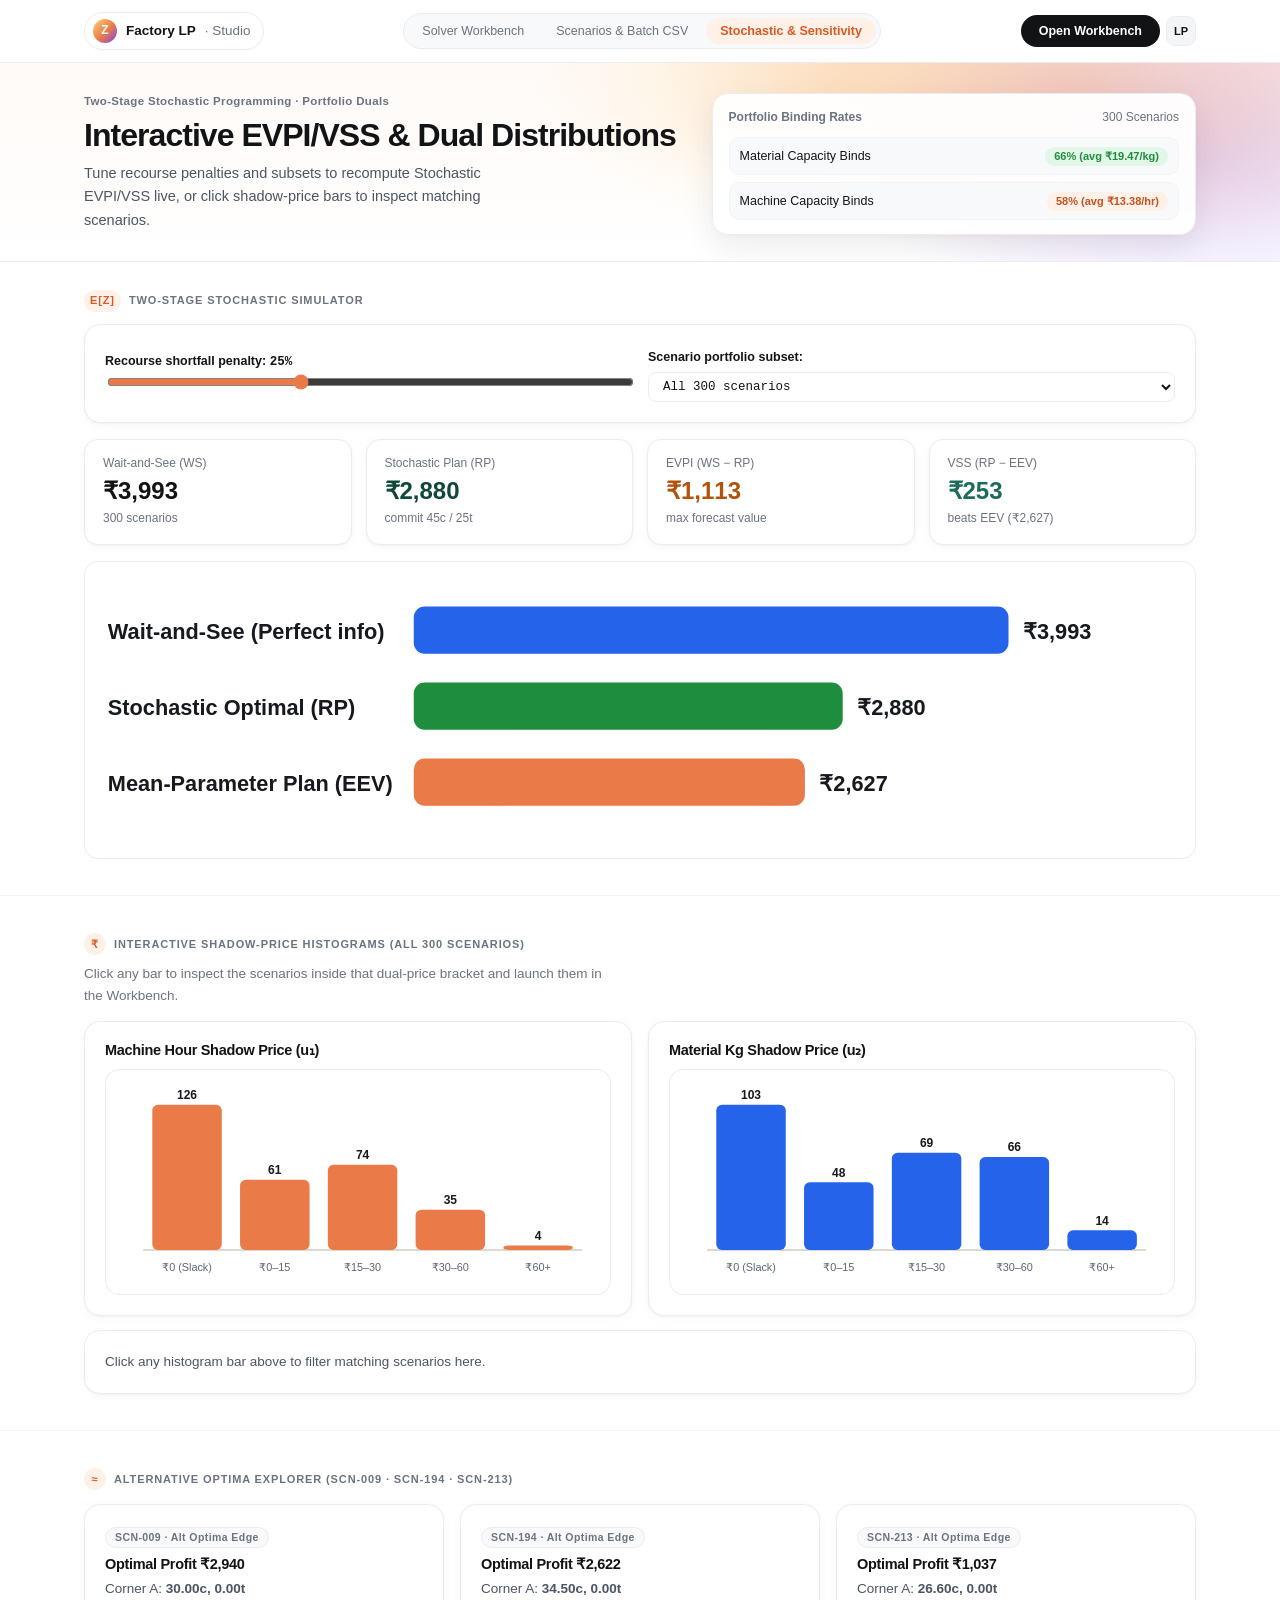
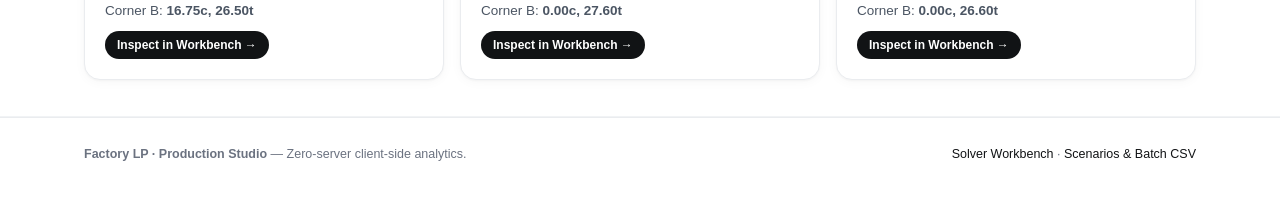
<file: results.html>
<!DOCTYPE html>
<html lang="en">
<head>
<meta charset="utf-8">

<meta name="viewport" content="width=device-width, initial-scale=1">
<title>Stochastic &amp; Sensitivity — Factory LP Studio</title>
<meta name="description" content="Interactive Two-Stage Stochastic EVPI/VSS simulator, 300-scenario shadow price histograms, and alternative-optima inspector.">
<link rel="icon" href="data:image/svg+xml,%3Csvg xmlns='http://www.w3.org/2000/svg' viewBox='0 0 32 32'%3E%3Crect width='32' height='32' rx='8' fill='%23ea7a48'/%3E%3Ctext x='16' y='22' font-family='sans-serif' font-size='17' font-weight='bold' fill='%23fff' text-anchor='middle'%3EZ%3C/text%3E%3C/svg%3E">
<link rel="stylesheet" href="assets/site.css">
</head>
<body>
<a class="skip" href="#main">Skip to content</a>
<div class="topbar"><div class="wrap">
  <a class='brand' href='index.html'><span class="brand-dot">Z</span> Factory LP <i>· Studio</i></a>
  <nav class="pnav" aria-label="Workspace">
    <a href='index.html'>Solver Workbench</a>
    <a href='data.html'>Scenarios &amp; Batch CSV</a>
    <a aria-current='page' href='results.html'>Stochastic &amp; Sensitivity</a>
  </nav>
  <div class="top-actions">
    <a class="btn-dark" href="index.html">Open Workbench</a>
    <span class="avatar-badge">LP</span>
  </div>
</div></div>

<main id="main">

<section class="app-head"><div class="wrap">
  <div class="hero-grid">
    <div>
      <div class="crumbs">Two-Stage Stochastic Programming · Portfolio Duals</div>
      <h1>Interactive EVPI/VSS &amp; Dual Distributions</h1>
      <p class="sub">Tune recourse penalties and subsets to recompute Stochastic EVPI/VSS live, or click shadow-price bars to inspect matching scenarios.</p>
    </div>
    <div class="hero-float">
      <div class="hero-float-head"><span><b>Portfolio Binding Rates</b></span><span>300 Scenarios</span></div>
      <div class="hero-float-row"><span>Material Capacity Binds</span><span class="status-pill ok">66% (avg ₹19.47/kg)</span></div>
      <div class="hero-float-row"><span>Machine Capacity Binds</span><span class="status-pill warn">58% (avg ₹13.38/hr)</span></div>
    </div>
  </div>
</div></section>

<section style="padding-top:26px"><div class="wrap">
  <div class="kicker"><span class="n">E[Z]</span> Two-Stage Stochastic Simulator</div>
  <div class="card" style="margin-top:12px">
    <div style="display:grid;grid-template-columns:repeat(2,minmax(0,1fr));gap:16px;align-items:center">
      <div>
        <label for="stochPen" style="font-size:12.5px;font-weight:600">Recourse shortfall penalty: <output id="o_stochPen" class="mono">25%</output></label>
        <input id="stochPen" type="range" min="5" max="60" step="5" value="25" style="width:100%;accent-color:#ea7a48">
      </div>
      <div>
        <label for="stochSubset" style="font-size:12.5px;font-weight:600">Scenario portfolio subset:</label>
        <select id="stochSubset" class="in-lite" style="width:100%;margin-top:4px">
          <option value="all">All 300 scenarios</option>
          <option value="mixed">Both-product optima (72)</option>
          <option value="high">High-profit scenarios (≥ ₹5,000)</option>
        </select>
      </div>
    </div>
  </div>
  <div id="stochBox"></div>
  <div class="svg-box" style="margin-top:16px"><svg id="stochChart" viewBox="0 0 600 150"></svg></div>
</div></section>

<section><div class="wrap">
  <div class="kicker"><span class="n">₹</span> Interactive Shadow-Price Histograms (All 300 Scenarios)</div>
  <p class="sub">Click any bar to inspect the scenarios inside that dual-price bracket and launch them in the Workbench.</p>
  <div class="grid g2" style="margin-top:14px">
    <div class="card">
      <h4>Machine Hour Shadow Price (u₁)</h4>
      <div class="svg-box"><svg id="histMach" viewBox="0 0 420 175"></svg></div>
    </div>
    <div class="card">
      <h4>Material Kg Shadow Price (u₂)</h4>
      <div class="svg-box"><svg id="histMat" viewBox="0 0 420 175"></svg></div>
    </div>
  </div>
  <div id="histDetail" class="card" style="margin-top:14px">
    <p class="note" style="margin:0">Click any histogram bar above to filter matching scenarios here.</p>
  </div>
</div></section>

<section><div class="wrap">
  <div class="kicker"><span class="n">≈</span> Alternative Optima Explorer (SCN-009 · SCN-194 · SCN-213)</div>
  <div id="altGrid" class="grid g3" style="margin-top:14px"></div>
</div></section>

</main>
<footer class="foot"><div class="wrap">
  <div><b>Factory LP · Production Studio</b> — Zero-server client-side analytics.</div>
  <div><a href='index.html'>Solver Workbench</a> · <a href='data.html'>Scenarios &amp; Batch CSV</a></div>
</div></footer>
<script src="assets/scenarios.js"></script>
<script src="assets/lp_core.js"></script>
<script src="assets/pages.js"></script>
</body>
</html>
</file>
<file: assets/site.css>
/* Light SaaS Dashboard Design System (inspired by Dribbble Shot #25899580) */
:root{
  --bg:#ffffff;
  --surface:#ffffff;
  --surface-soft:#f8f9fa;
  --surface-pill:#f4f5f7;
  --ink:#141517;
  --ink-strong:#111315;
  --body:#4b5563;
  --muted:#6b7280;
  --subtle:#9aa0a6;
  --line:#eaecef;
  --line-soft:#f1f3f5;
  --coral:#ea7a48;
  --coral-soft:#fff0e8;
  --green:#1e8e3e;
  --green-bright:#3ca352;
  --green-soft:#e3f7e8;
  --red:#d93025;
  --red-soft:#fdecec;
  --blue:#2563eb;
  --blue-soft:#eff6ff;
  --violet:#8b5cf6;
  --violet-soft:#f3e8ff;
  --mono:ui-monospace,SFMono-Regular,Menlo,Consolas,"Liberation Mono",monospace;
  --sans:"Inter","Plus Jakarta Sans",-apple-system,BlinkMacSystemFont,"Segoe UI",Roboto,Helvetica,Arial,sans-serif;
  --shadow:0 2px 12px rgba(17,24,39,.035),0 1px 2px rgba(17,24,39,.03);
  --shadow-float:0 12px 32px rgba(17,24,39,.08),0 2px 6px rgba(17,24,39,.03);
}

*{box-sizing:border-box}
html{scroll-behavior:smooth}
body{margin:0;background:var(--bg);color:var(--ink);font:14.5px/1.6 var(--sans);-webkit-font-smoothing:antialiased}
a{color:var(--ink-strong);text-underline-offset:3px}
h1,h2,h3,h4{font-family:var(--sans);font-weight:600;line-height:1.2;letter-spacing:-.022em;margin:0;color:var(--ink-strong)}
p{margin:.6em 0}
.wrap{max-width:1160px;margin:0 auto;padding:0 24px}
.mono{font-family:var(--mono)}
.skip{position:absolute;left:-9999px;top:0;z-index:200;background:#fff;color:var(--ink);padding:10px 14px;border:1px solid var(--line);border-radius:10px}
.skip:focus{left:12px;top:12px}
:focus-visible{outline:2px solid var(--coral);outline-offset:2px}

/* ---------- Top Navigation Bar (Dribbble 3-zone header) ---------- */
.topbar{position:sticky;top:0;z-index:60;background:rgba(255,255,255,.92);backdrop-filter:blur(12px);border-bottom:1px solid var(--line)}
.topbar .wrap{display:flex;align-items:center;justify-content:space-between;gap:14px;min-height:62px;flex-wrap:wrap;padding-top:6px;padding-bottom:6px}
.brand{display:inline-flex;align-items:center;gap:9px;padding:6px 12px 6px 8px;border:1px solid var(--line);border-radius:999px;background:#fff;font-weight:600;font-size:13.5px;text-decoration:none;color:var(--ink-strong);white-space:nowrap;box-shadow:0 1px 2px rgba(0,0,0,.02)}
.brand-dot{display:inline-flex;align-items:center;justify-content:center;width:24px;height:24px;border-radius:999px;background:linear-gradient(135deg,#ffd27d 0%,#ea7a48 55%,#7b42f6 100%);color:#fff;font-size:12px;font-weight:700}
.brand i{font-style:normal;color:var(--muted);font-weight:500}
.pnav{display:flex;gap:4px;padding:4px;border-radius:999px;background:var(--surface-soft);border:1px solid var(--line);overflow-x:auto;scrollbar-width:none}
.pnav::-webkit-scrollbar{display:none}
.pnav a{flex:0 0 auto;padding:7px 14px;border-radius:999px;font:500 12.5px/1 var(--sans);color:var(--muted);text-decoration:none;white-space:nowrap;transition:background-color .15s,color .15s}
.pnav a:hover{color:var(--ink-strong)}
.pnav a[aria-current="page"]{background:var(--coral-soft);color:#d85a24;font-weight:600}
.top-actions{display:flex;align-items:center;gap:6px}
.icon-pill{display:inline-flex;align-items:center;gap:5px;padding:7px 12px;border-radius:999px;border:1px solid var(--line);background:#fff;color:var(--ink);font:500 12px/1 var(--sans);cursor:pointer;transition:background-color .15s,border-color .15s}
.icon-pill:hover:not(:disabled){background:var(--surface-soft);border-color:#d5d9e0}
.icon-pill:disabled{opacity:.45;cursor:not-allowed}
.icon-pill[aria-pressed="true"]{background:var(--ink-strong);color:#fff;border-color:var(--ink-strong)}
.avatar-badge{display:inline-flex;align-items:center;justify-content:center;width:30px;height:30px;border-radius:9px;background:var(--surface-pill);border:1px solid var(--line);font:700 11px/1 var(--sans);color:var(--ink-strong)}

/* ---------- Ambient Mesh Hero Header ---------- */
.app-head{position:relative;overflow:hidden;padding:30px 0 26px;border-bottom:1px solid var(--line);
  background:
    radial-gradient(640px 260px at 84% 12%,rgba(234,122,72,.30),transparent 66%),
    radial-gradient(480px 240px at 66% 10%,rgba(255,210,125,.32),transparent 65%),
    radial-gradient(520px 260px at 94% 48%,rgba(139,92,246,.22),transparent 68%),
    linear-gradient(180deg,#fffaf7 0%,#ffffff 100%)}
.hero-grid{display:grid;grid-template-columns:minmax(0,1.25fr) minmax(0,1fr);gap:22px;align-items:center}
@media(max-width:860px){.hero-grid{grid-template-columns:1fr}}
.crumbs{font:600 11.5px/1 var(--sans);letter-spacing:.03em;color:var(--muted);margin-bottom:8px}
.app-head h1{font-size:clamp(24px,3.2vw,32px);font-weight:700;letter-spacing:-.03em;margin:0 0 8px}
.app-head .sub{margin:0;color:var(--body);font-size:14.5px;max-width:56ch}
.hero-cta-row{display:flex;gap:8px;flex-wrap:wrap;margin-top:16px}
.btn-dark{display:inline-flex;align-items:center;gap:6px;padding:10px 18px;border-radius:999px;border:none;background:var(--ink-strong);color:#fff;font:600 12.5px/1 var(--sans);cursor:pointer;text-decoration:none;transition:opacity .15s,transform .12s}
.btn-dark:hover{opacity:.88}

/* Floating Hero Status Card (Draft 2 EIN alert style) */
.hero-float{background:rgba(255,255,255,.94);backdrop-filter:blur(10px);border:1px solid var(--line);border-radius:16px;padding:14px 16px;box-shadow:var(--shadow-float)}
.hero-float-head{display:flex;justify-content:space-between;align-items:center;font-size:12px;color:var(--muted);margin-bottom:10px}
.hero-float-row{display:flex;align-items:center;justify-content:space-between;gap:10px;padding:8px 10px;border-radius:10px;background:var(--surface-soft);border:1px solid var(--line-soft);font-size:12.5px;margin-top:7px}
.hero-float-row:first-of-type{margin-top:0}
.status-pill{display:inline-flex;align-items:center;gap:5px;padding:4px 9px;border-radius:999px;font:600 11px/1 var(--sans);white-space:nowrap}
.status-pill.ok{background:var(--green-soft);color:var(--green)}
.status-pill.warn{background:var(--coral-soft);color:#c25222}
.status-pill.bad{background:var(--red-soft);color:var(--red)}
.status-pill.muted{background:#f3f4f6;color:var(--muted)}

/* ---------- Pastel 4-Column Quick Action Cards (Draft 2 State Filings style) ---------- */
.pastel-grid{display:grid;grid-template-columns:repeat(4,minmax(0,1fr));gap:14px;margin-bottom:22px}
@media(max-width:900px){.pastel-grid{grid-template-columns:repeat(2,minmax(0,1fr))}}
@media(max-width:520px){.pastel-grid{grid-template-columns:1fr}}
.pastel-card{position:relative;text-align:left;border:1px solid rgba(17,24,39,.05);border-radius:14px;padding:16px 16px 14px;cursor:pointer;transition:transform .14s,box-shadow .14s,border-color .14s;display:flex;flex-direction:column;justify-content:space-between;min-height:98px}
.pastel-card:hover{transform:translateY(-2px);box-shadow:var(--shadow);border-color:rgba(17,24,39,.14)}
.pastel-card.p-blue{background:linear-gradient(135deg,#f4f9ff 0%,#dceeff 100%)}
.pastel-card.p-violet{background:linear-gradient(135deg,#f8f5ff 0%,#ebe1ff 100%)}
.pastel-card.p-pink{background:linear-gradient(135deg,#fff5fa 0%,#ffe1ef 100%)}
.pastel-card.p-mint{background:linear-gradient(135deg,#f2fbf4 0%,#d8f3de 100%)}
.pastel-title{font:600 13.5px/1.3 var(--sans);color:var(--ink-strong)}
.pastel-sub{font:500 12px/1.3 var(--sans);color:var(--body);margin-top:3px}
.bundle-tag{display:inline-block;align-self:flex-start;margin-top:10px;padding:3px 9px;border-radius:999px;background:rgba(255,255,255,.86);border:1px solid #e5e7eb;font:500 10.5px/1 var(--sans);color:var(--muted)}

/* ---------- Sections & Cards ---------- */
section{padding:36px 0;border-bottom:1px solid var(--line-soft)}
.kicker{display:inline-flex;align-items:center;gap:8px;font:600 11px/1 var(--sans);letter-spacing:.08em;text-transform:uppercase;color:var(--muted)}
.kicker .n{display:inline-flex;align-items:center;justify-content:center;min-width:22px;height:22px;padding:0 6px;border-radius:999px;background:var(--coral-soft);color:#d85a24;font-size:11px;font-weight:700}
h2{font-size:20px;margin:8px 0 4px}
h3{font-size:17px;margin:16px 0 6px}
h4{font-size:14.5px;margin:0 0 4px;font-weight:600}
.sub{color:var(--muted);max-width:70ch;font-size:13.5px}
.grid{display:grid;gap:16px}
.g2{grid-template-columns:repeat(2,minmax(0,1fr))}
.g3{grid-template-columns:repeat(3,minmax(0,1fr))}
.g4{grid-template-columns:repeat(4,minmax(0,1fr))}
@media(max-width:960px){.g4{grid-template-columns:repeat(2,minmax(0,1fr))}}
@media(max-width:860px){.g3{grid-template-columns:repeat(2,minmax(0,1fr))}}
@media(max-width:620px){.g2,.g3,.g4{grid-template-columns:1fr}}

.card{background:var(--surface);border:1px solid var(--line);border-radius:16px;padding:20px;box-shadow:var(--shadow);transition:border-color .15s}
.card:hover{border-color:#d8dce3}
.card p{font-size:13.5px;color:var(--body);margin:.4em 0 0}
.tagn{display:inline-block;font:600 10.5px/1 var(--sans);letter-spacing:.04em;padding:4px 9px;border-radius:999px;background:var(--surface-soft);border:1px solid var(--line);color:var(--muted);margin-bottom:8px}

.kpi{background:var(--surface);border:1px solid var(--line);border-radius:14px;padding:16px 18px;box-shadow:var(--shadow)}
.kpi .lab{font:500 12px/1.3 var(--sans);color:var(--muted)}
.kpi .val{font-size:24px;font-weight:700;line-height:1.15;margin-top:6px;font-variant-numeric:tabular-nums;color:var(--ink-strong)}
.kpi .note{font-size:12px;color:var(--muted);margin-top:4px}

/* ---------- Tables (Mailroom / Order Tracker crisp hairline style) ---------- */
.scroll{overflow-x:auto;border:1px solid var(--line);border-radius:14px;background:var(--surface)}
.tbl{width:100%;border-collapse:collapse;font-size:13.5px}
.tbl th{text-align:left;font:500 11.5px/1.3 var(--sans);color:var(--subtle);padding:11px 12px;border-bottom:1px solid var(--line);position:sticky;top:0;background:var(--surface);z-index:2}
.tbl td{padding:10px 12px;border-bottom:1px solid var(--line-soft);vertical-align:middle;color:var(--ink)}
.tbl tr:last-child td{border-bottom:none}
.tbl .num{text-align:right;font-family:var(--mono);font-size:12.5px;font-variant-numeric:tabular-nums}
.tbl.compact td,.tbl.compact th{padding:7px 9px}
.tbl tbody tr:hover{background:#f7f8fa}
.tbl tbody tr[data-id],.tbl tbody tr[data-mgai]{cursor:pointer}
.score{font:600 11px/1 var(--sans);padding:4px 9px;border-radius:999px;background:#f3f4f6;color:var(--muted);white-space:nowrap}
.score.hi{background:var(--green-soft);color:var(--green)}
.score.mid{background:var(--coral-soft);color:#c25222}
.score.lo{background:var(--blue-soft);color:var(--blue)}

/* ---------- Math / Callouts (Clean Light Surface) ---------- */
.math{font-family:var(--mono);font-size:12.5px;line-height:1.85;background:var(--surface-soft);color:var(--ink);padding:14px 16px;border-radius:12px;border:1px solid var(--line);overflow-x:auto}
.math .v{color:#c25222;font-weight:600}
.math .c{color:var(--blue)}
.math .k{color:var(--green);font-weight:600}
.math .cm{color:var(--muted);font-style:italic}
.eq{font-family:var(--mono);background:var(--surface-soft);padding:2px 6px;border-radius:6px;font-size:12.5px;border:1px solid var(--line)}
.note{font-size:13px;color:var(--muted)}
.callout{display:grid;grid-template-columns:30px 1fr;gap:12px;padding:14px 16px;border-radius:12px;border:1px solid #f7c7c3;background:var(--red-soft)}
.callout .ico{font:700 13px/26px var(--sans);text-align:center;width:26px;height:26px;border-radius:50%;background:#fff;color:var(--red);border:1px solid #f7c7c3}
.callout h4{margin:0 0 3px;color:var(--red)}
.callout p{margin:0;font-size:13px;color:#7f1d1d}

/* ---------- Light SaaS Solver Dock & Outputs ---------- */
.solver{display:grid;grid-template-columns:minmax(0,340px) minmax(0,1fr);gap:20px;align-items:start}
@media(max-width:920px){.solver{grid-template-columns:1fr}}
.panel{background:var(--surface);color:var(--ink);border:1px solid var(--line);border-radius:16px;padding:18px;box-shadow:var(--shadow)}
@media(min-width:921px){.panel{position:sticky;top:76px;max-height:calc(100vh - 92px);overflow-y:auto}}
.panel h4{color:var(--ink-strong);font-size:15px}
.panel .hint{font-size:12px;color:var(--muted);margin:3px 0 12px}
.pgroup{font:600 10.5px/1 var(--sans);letter-spacing:.07em;text-transform:uppercase;color:var(--subtle);margin:15px 0 8px;padding-top:10px;border-top:1px solid var(--line-soft)}
.pgroup:first-of-type{border-top:none;padding-top:0;margin-top:8px}
.ctrl{display:grid;grid-template-columns:1fr 114px;gap:3px 8px;margin-bottom:9px;align-items:center}
.ctrl label{font:500 12px/1.25 var(--sans);color:var(--body);cursor:pointer}
.ctrl-stepper{display:flex;align-items:center;gap:3px;justify-content:flex-end}
.step-btn{width:22px;height:25px;border-radius:7px;border:1px solid var(--line);background:var(--surface-soft);color:var(--ink);font:600 13px/1 var(--mono);cursor:pointer;padding:0;display:inline-flex;align-items:center;justify-content:center}
.step-btn:hover{background:#eceff3;border-color:#cfd5de}
.ctrl-num{width:58px;background:#fff;color:var(--ink-strong);border:1px solid var(--line);border-radius:7px;padding:3px 6px;font-family:var(--mono);font-size:12px;text-align:right}
.ctrl-num:focus{outline:2px solid var(--coral);border-color:var(--coral)}
.ctrl input[type=range]{grid-column:1/-1;width:100%;accent-color:var(--ink-strong);height:18px;margin:2px 0 0}

.cons-list{display:flex;flex-direction:column;gap:7px;margin-top:8px}
.cons-item{background:var(--surface-soft);border:1px solid var(--line);border-radius:10px;padding:8px 10px;font-size:12px}
.cons-head{display:flex;justify-content:space-between;align-items:center;gap:6px;margin-bottom:5px;color:var(--ink-strong);font-weight:600}
.cons-grid{display:grid;grid-template-columns:1fr 1fr 52px 1fr;gap:4px;align-items:center}
.cons-grid input,.cons-grid select,.in-dark{background:#fff;color:var(--ink-strong);border:1px solid var(--line);border-radius:7px;padding:5px 7px;font-family:var(--mono);font-size:12px;width:100%}
.in-lite{background:#fff;color:var(--ink-strong);border:1px solid var(--line);border-radius:8px;padding:6px 10px;font-family:var(--mono);font-size:12.5px}

.btnrow{display:flex;gap:8px;flex-wrap:wrap;margin-top:16px}
.cta{display:inline-flex;align-items:center;gap:5px;padding:8px 14px;border-radius:999px;background:var(--ink-strong);color:#fff;text-decoration:none;font:600 12px/1 var(--sans);border:none;cursor:pointer}
.cta:hover{opacity:.88}
.btn{font:600 12px/1 var(--sans);padding:9px 15px;border-radius:999px;border:1px solid var(--ink-strong);background:var(--ink-strong);color:#fff;cursor:pointer}
.btn:hover{opacity:.9}
.btn[aria-pressed="true"]{background:var(--coral-soft);border-color:#f4bfa3;color:#c25222}
.btn.lite{background:#fff;color:var(--ink);border:1px solid var(--line)}
.btn.lite:hover{background:var(--surface-soft);border-color:#d4d8e0}
.btn.lite[aria-pressed="true"]{background:var(--ink-strong);color:#fff;border-color:var(--ink-strong)}
.btn-xs{padding:5px 9px;font:600 11px/1 var(--sans);border-radius:999px;border:1px solid var(--line);background:#fff;color:var(--ink);cursor:pointer}
.btn-xs:hover{background:var(--surface-soft)}
.btn-xs.danger{border-color:#f5c2be;color:var(--red);background:var(--red-soft)}
.mini{font:600 11px/1 var(--sans);padding:5px 10px;border-radius:999px;border:1px solid var(--line);background:#fff;color:var(--ink);cursor:pointer}
.mini:hover{background:var(--surface-soft)}
.panel .row{display:flex;gap:8px;margin-top:14px;flex-wrap:wrap}
.verdict{font-size:12.5px;color:var(--body);margin-top:10px;line-height:1.5;padding:10px 12px;border-radius:10px;background:var(--surface-soft);border:1px solid var(--line-soft)}

/* KPI Strip + Thin 4px Progress Tracks */
.outgrid{display:grid;grid-template-columns:repeat(3,minmax(0,1fr));gap:12px;margin-bottom:12px}
@media(max-width:620px){.outgrid{grid-template-columns:repeat(2,minmax(0,1fr))}}
.out{background:var(--surface);border:1px solid var(--line);border-radius:14px;padding:13px 15px;box-shadow:var(--shadow);transition:border-color .15s}
.out .lab{font:500 11.5px/1.3 var(--sans);color:var(--muted)}
.out .val{font-size:22px;font-weight:700;margin-top:4px;font-variant-numeric:tabular-nums;color:var(--ink-strong);letter-spacing:-.02em}
.out .sub2{font-size:11.5px;color:var(--subtle);margin-top:2px}
.val.ok{color:var(--green)}.val.warn{color:#c25222}.val.bad{color:var(--red)}

.meters{display:grid;grid-template-columns:repeat(2,minmax(0,1fr));gap:12px;margin-bottom:12px}
@media(max-width:620px){.meters{grid-template-columns:1fr}}
.meter{background:var(--surface);border:1px solid var(--line);border-radius:12px;padding:11px 14px;box-shadow:var(--shadow)}
.meter-top{display:flex;justify-content:space-between;align-items:center;font-size:12px;font-weight:600;color:var(--ink);margin-bottom:8px}
.meter-track{height:5px;background:#efefef;border-radius:999px;overflow:hidden}
.meter-fill{height:100%;border-radius:999px;background:var(--blue);transition:width .18s ease,background-color .18s ease}
.meter-fill.bind{background:var(--green-bright)}
.meter-fill.warn{background:var(--coral)}
.meter-fill.bad{background:var(--red)}

/* Chart Canvas & Toolbars */
.toolbar-bar{display:flex;justify-content:space-between;align-items:center;flex-wrap:wrap;gap:8px;margin-bottom:12px}
.pill-group{display:inline-flex;padding:3px;border:1px solid var(--line);border-radius:999px;background:var(--surface-soft)}
.pill-group button{border:none;border-radius:999px;background:transparent;padding:6px 12px;font:600 11.5px/1 var(--sans);color:var(--muted);cursor:pointer}
.pill-group button[aria-pressed="true"]{background:#fff;color:var(--ink-strong);box-shadow:0 1px 3px rgba(0,0,0,.08)}

.chart{background:var(--surface);border:1px solid var(--line);border-radius:16px;padding:14px;box-shadow:var(--shadow)}
#lpChart text{font-family:var(--sans);font-size:11px;fill:var(--muted)}
.hud-bar{display:flex;justify-content:space-between;align-items:center;flex-wrap:wrap;gap:8px;padding:8px 13px;margin-top:10px;border-radius:10px;background:var(--surface-soft);border:1px solid var(--line);color:var(--body);font:12px/1.4 var(--mono)}
.hud-bar b{color:var(--ink-strong)}
.overlay-bar{display:flex;gap:6px;flex-wrap:wrap;margin-top:10px}
.chartctl{display:flex;gap:8px;flex-wrap:wrap;margin-top:10px;align-items:center}
.iso-scrub{display:flex;align-items:center;gap:8px;flex:1;min-width:200px;background:#fff;border:1px solid var(--line);border-radius:999px;padding:6px 14px;font-size:12px;color:var(--muted)}
.iso-scrub input{flex:1;accent-color:var(--coral)}
.drag-note{font-size:12.5px;color:var(--muted);margin:8px 0 0;min-height:18px}
.drag-note.bad{color:var(--red)}
.challenge-bar{display:flex;align-items:center;justify-content:space-between;flex-wrap:wrap;gap:10px;padding:11px 16px;margin-bottom:12px;border-radius:12px;border:1px solid #f5cba7;background:var(--coral-soft);font-size:13px;color:var(--ink-strong)}

/* Lab Tabs & Sub-widgets */
.lab-tabs{display:inline-flex;gap:4px;flex-wrap:wrap;margin-top:14px;padding:4px;border-radius:14px;background:var(--surface-soft);border:1px solid var(--line)}
.lab-tab{padding:8px 14px;border-radius:10px;border:none;background:transparent;color:var(--muted);font:500 12.5px/1 var(--sans);cursor:pointer;transition:background-color .15s,color .15s}
.lab-tab:hover{color:var(--ink-strong)}
.lab-tab[aria-selected="true"]{background:#fff;color:var(--ink-strong);font-weight:600;box-shadow:0 1px 4px rgba(0,0,0,.07)}
.tab-panel{display:none;margin-top:16px}
.tab-panel.active{display:block}

.explain{font-size:13.5px;color:var(--body);line-height:1.65;margin-top:8px}
.explain b{color:var(--ink-strong)}
.tornado{margin-top:10px}
.tor-row{display:grid;grid-template-columns:120px 1fr 78px;gap:8px;align-items:center;margin:6px 0;font-size:12.5px}
.tor-lab{color:var(--body)}
.tor-track{position:relative;height:8px;background:#efefef;border-radius:999px}
.tor-zero{position:absolute;left:50%;top:-2px;bottom:-2px;width:1px;background:#c4c8d0}
.tor-bar{position:absolute;top:0;height:8px;border-radius:999px}
.tor-bar.pos{background:var(--green-bright)}
.tor-bar.neg{background:var(--coral)}
.tor-val{text-align:right;font-family:var(--mono);font-size:12px;color:var(--ink)}
.imp{margin-top:12px}
.imp-row{display:grid;grid-template-columns:64px 1fr 40px;gap:8px;align-items:center;margin:5px 0;font-size:12px}
.imp-row span{font-family:var(--mono);color:var(--body)}
.imp-row i{display:block;height:7px;background:var(--green-bright);border-radius:999px}
.imp-row b{text-align:right;font-family:var(--mono);font-weight:600;color:var(--ink-strong)}

.tbl.simplex td,.tbl.simplex th{text-align:center;font-family:var(--mono);font-size:12px;padding:7px 8px}
.tbl.simplex td.piv{background:var(--green-soft);color:var(--green);font-weight:700;outline:2px solid var(--green-bright)}
.tbl.simplex td.piv-pick{cursor:pointer}
.tbl.simplex td.piv-pick:hover{background:var(--coral-soft)}
.tbl.simplex tr.piv-row{background:#fafafa}
.tbl.simplex th.piv-col{color:#d85a24;background:var(--coral-soft)}

.badge{display:inline-block;font:600 10.5px/1 var(--sans);padding:4px 9px;border-radius:999px;background:#f3f4f6;color:var(--muted)}
.badge.teal{background:var(--green-soft);color:var(--green)}
.badge.amber{background:var(--coral-soft);color:#c25222}
.badge.bad{background:var(--red-soft);color:var(--red)}

.notebook-list{display:flex;flex-direction:column;gap:5px;margin-top:7px;max-height:130px;overflow-y:auto}
.nb-item{display:flex;justify-content:space-between;align-items:center;gap:6px;background:var(--surface-soft);border:1px solid var(--line);border-radius:8px;padding:5px 9px;font-size:12px;color:var(--ink)}
.nb-item span{overflow:hidden;text-overflow:ellipsis;white-space:nowrap}

.svg-box{background:var(--surface);border:1px solid var(--line);border-radius:14px;padding:12px;margin-top:10px}
.svg-box svg{width:100%;height:auto;display:block}
.dropzone{border:1.5px dashed #cfd5de;border-radius:14px;padding:24px;text-align:center;background:var(--surface-soft);cursor:pointer;transition:border-color .15s,background-color .15s}
.dropzone.over,.dropzone:hover{border-color:var(--coral);background:var(--coral-soft)}
.tooltip-box{font-size:13px;padding:10px 14px;border-radius:10px;background:var(--surface-soft);border:1px solid var(--line);color:var(--ink);margin-top:10px;min-height:38px}
.drag-line{cursor:grab}.drag-line:active{cursor:grabbing}
.hist-bar{cursor:pointer;transition:opacity .12s ease}.hist-bar:hover{opacity:.82}

.foot{border-top:1px solid var(--line);padding:26px 0 40px;color:var(--muted);font-size:12.5px}
.foot .wrap{display:flex;justify-content:space-between;gap:20px;flex-wrap:wrap}
.foot a{color:var(--ink-strong);text-decoration:none;font-weight:500}
.foot a:hover{text-decoration:underline}

#onepager{display:none}
@media print{
  .topbar,.foot,.btnrow,.row,.lab-tabs,.overlay-bar,.toolbar-bar,.dropzone,.hud-bar,.challenge-bar,.iso-scrub,.pastel-grid,.app-head,#explorerSection{display:none !important}
  #onepager{display:block !important}
  #onepager h1{font-size:20pt;margin:0 0 8pt}
  #lab,#solverCard .panel{display:none}
}
</file>
